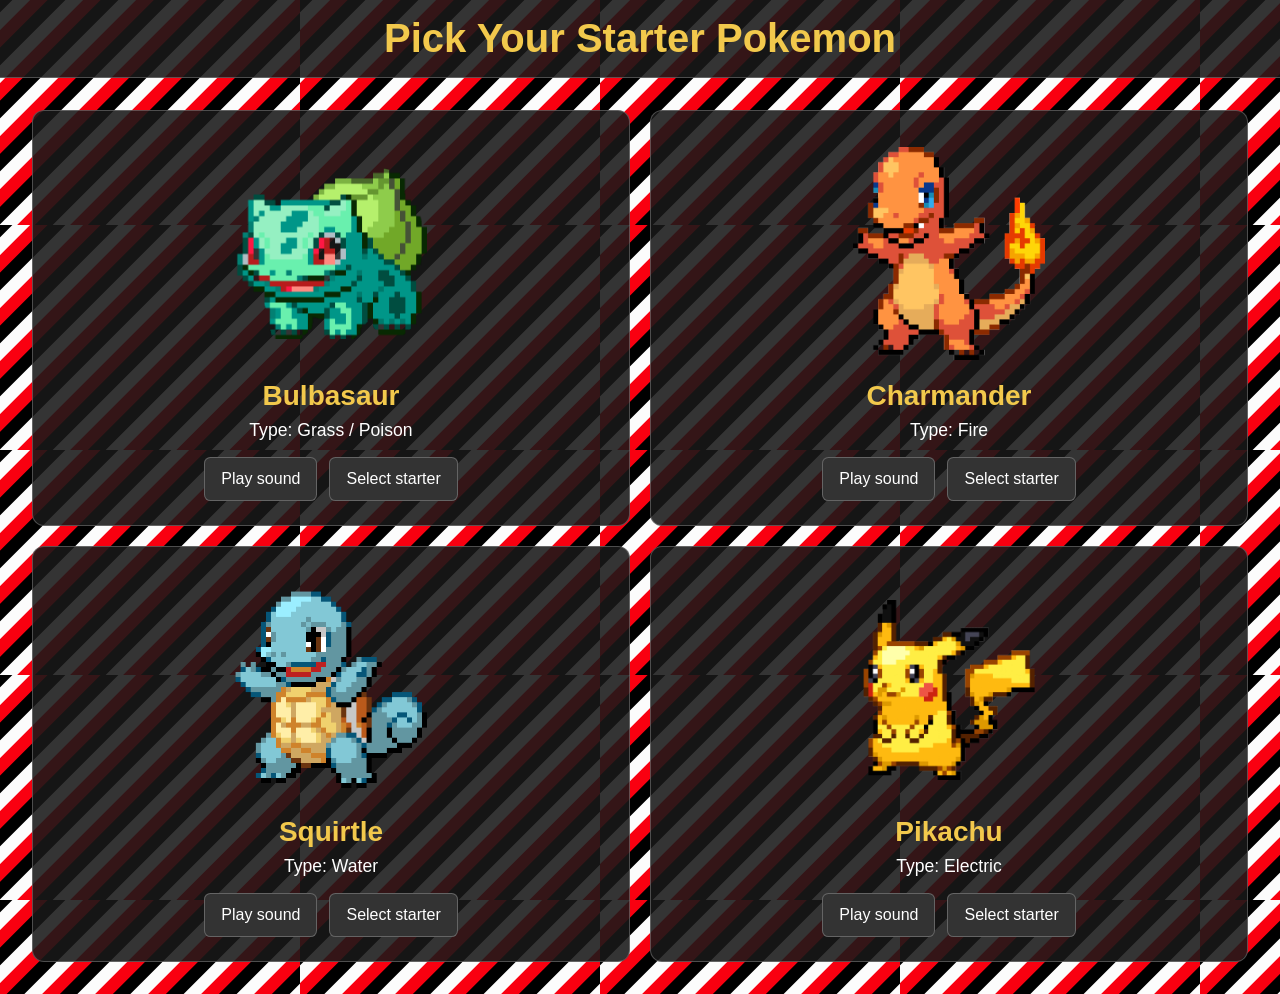
<file: Week4/index.html>
<!DOCTYPE html>
<html lang="en">
<head>
    <meta charset="UTF-8">
    <meta name="viewport" content="width=device-width, initial-scale=1.0">
    <title>Pick Your Starter Pokemon</title>
    <link rel="stylesheet" href="styles.css">
</head>
<body>
    <header class="top-bar">
        <h1>Pick Your Starter Pokemon</h1>
    </header>

    <main class="starter-grid">
        <article class="starter-card" id="bulbasaur">
            <img src="assets/bulbasaur.png" alt="Bulbasaur">
            <div class="card-info">
                <h2>Bulbasaur</h2>
                <p>Type: Grass / Poison</p>
                <div class="card-actions">
                    <button type="button" onclick="document.getElementById('bulbasaur-audio').play()">Play sound</button>
                    <button type="button">Select starter</button>
                </div>
                <audio id="bulbasaur-audio" src="assets/001.wav" preload="none"></audio>
            </div>
        </article>

        <article class="starter-card" id="charmander">
            <img src="assets/Charmander.png" alt="Charmander">
            <div class="card-info">
                <h2>Charmander</h2>
                <p>Type: Fire</p>
                <div class="card-actions">
                    <button type="button" onclick="document.getElementById('charmander-audio').play()">Play sound</button>
                    <button type="button">Select starter</button>
                </div>
                <audio id="charmander-audio" src="assets/004.wav" preload="none"></audio>
            </div>
        </article>

        <article class="starter-card" id="squirtle">
            <img src="assets/squirtle.png" alt="Squirtle">
            <div class="card-info">
                <h2>Squirtle</h2>
                <p>Type: Water</p>
                <div class="card-actions">
                    <button type="button" onclick="document.getElementById('squirtle-audio').play()">Play sound</button>
                    <button type="button">Select starter</button>
                </div>
                <audio id="squirtle-audio" src="assets/007.wav" preload="none"></audio>
            </div>
        </article>

        <article class="starter-card" id="pikachu">
            <img src="assets/pika.png" alt="Pikachu">
            <div class="card-info">
                <h2>Pikachu</h2>
                <p>Type: Electric</p>
                <div class="card-actions">
                    <button type="button" onclick="document.getElementById('pikachu-audio').play()">Play sound</button>
                    <button type="button">Select starter</button>
                </div>
                <audio id="pikachu-audio" src="assets/025.wav" preload="none"></audio>
            </div>
        </article>
    </main>
</body>
</html>
</file>
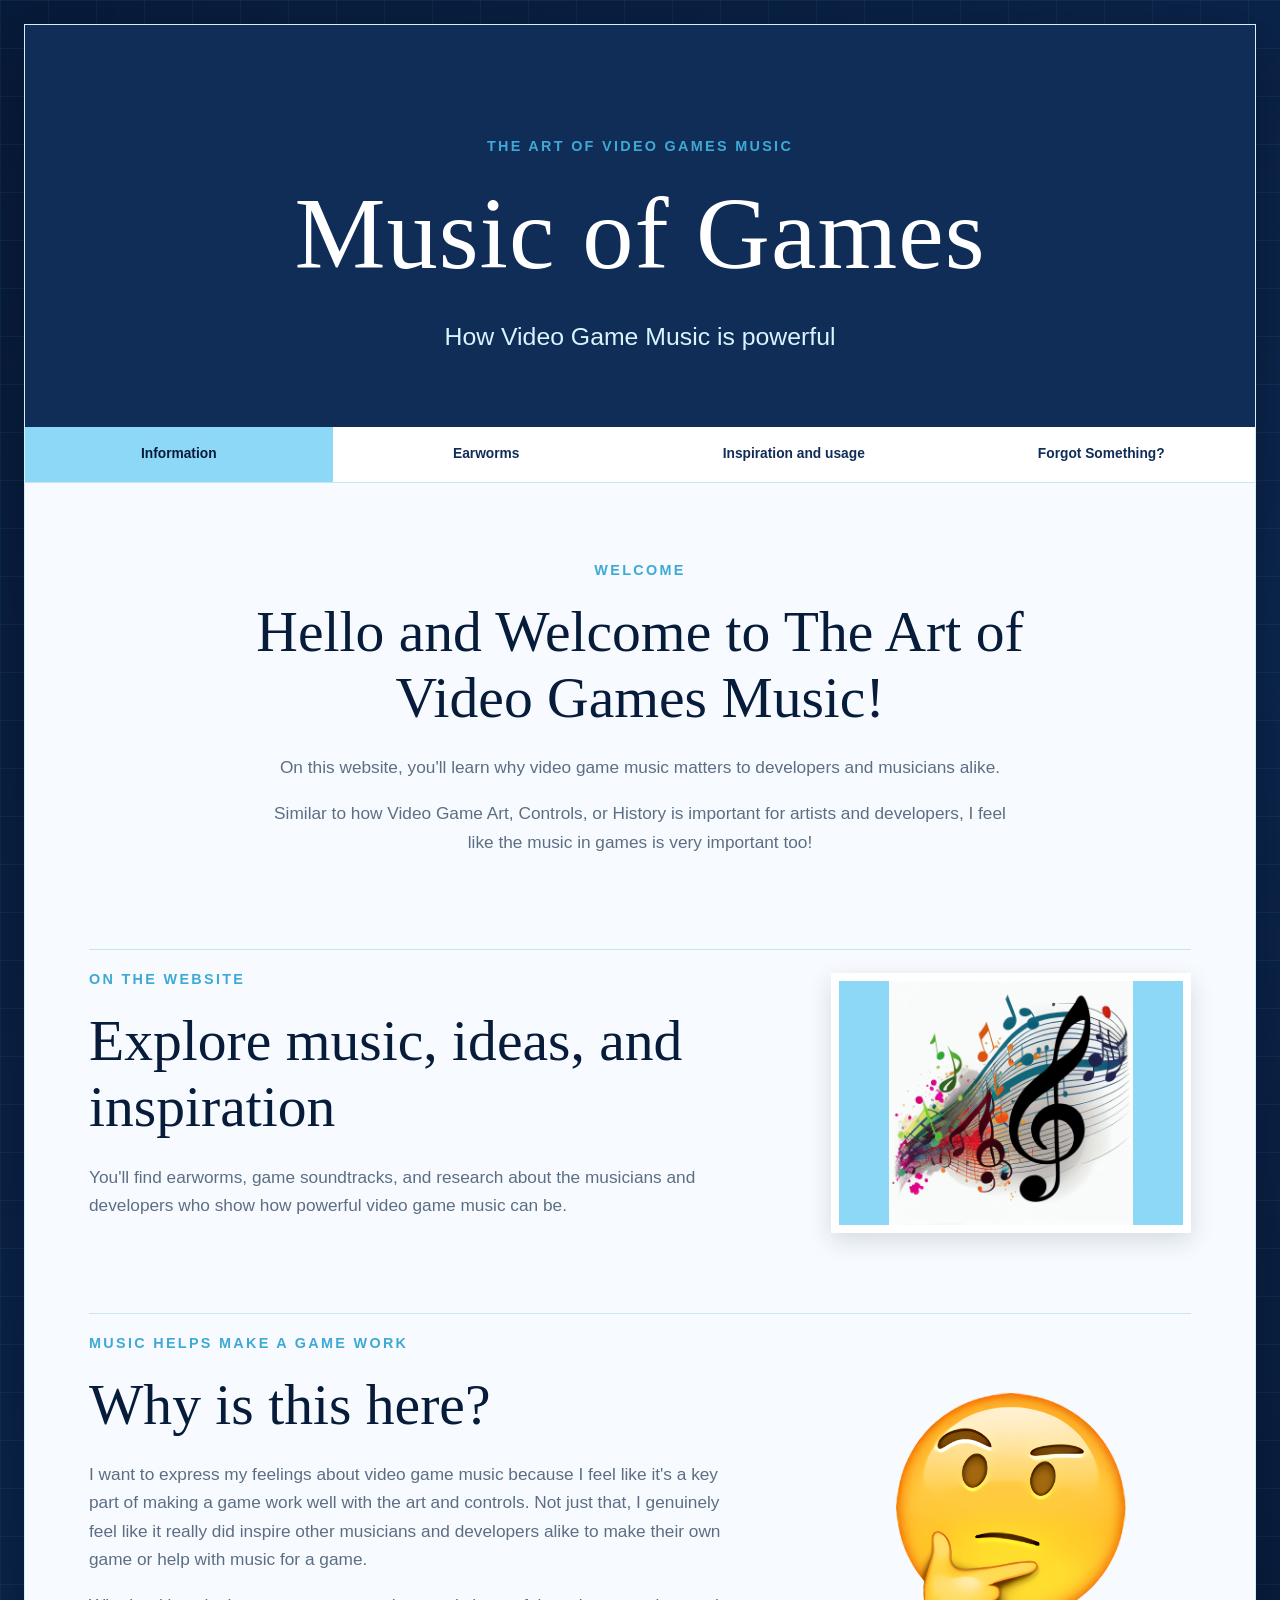
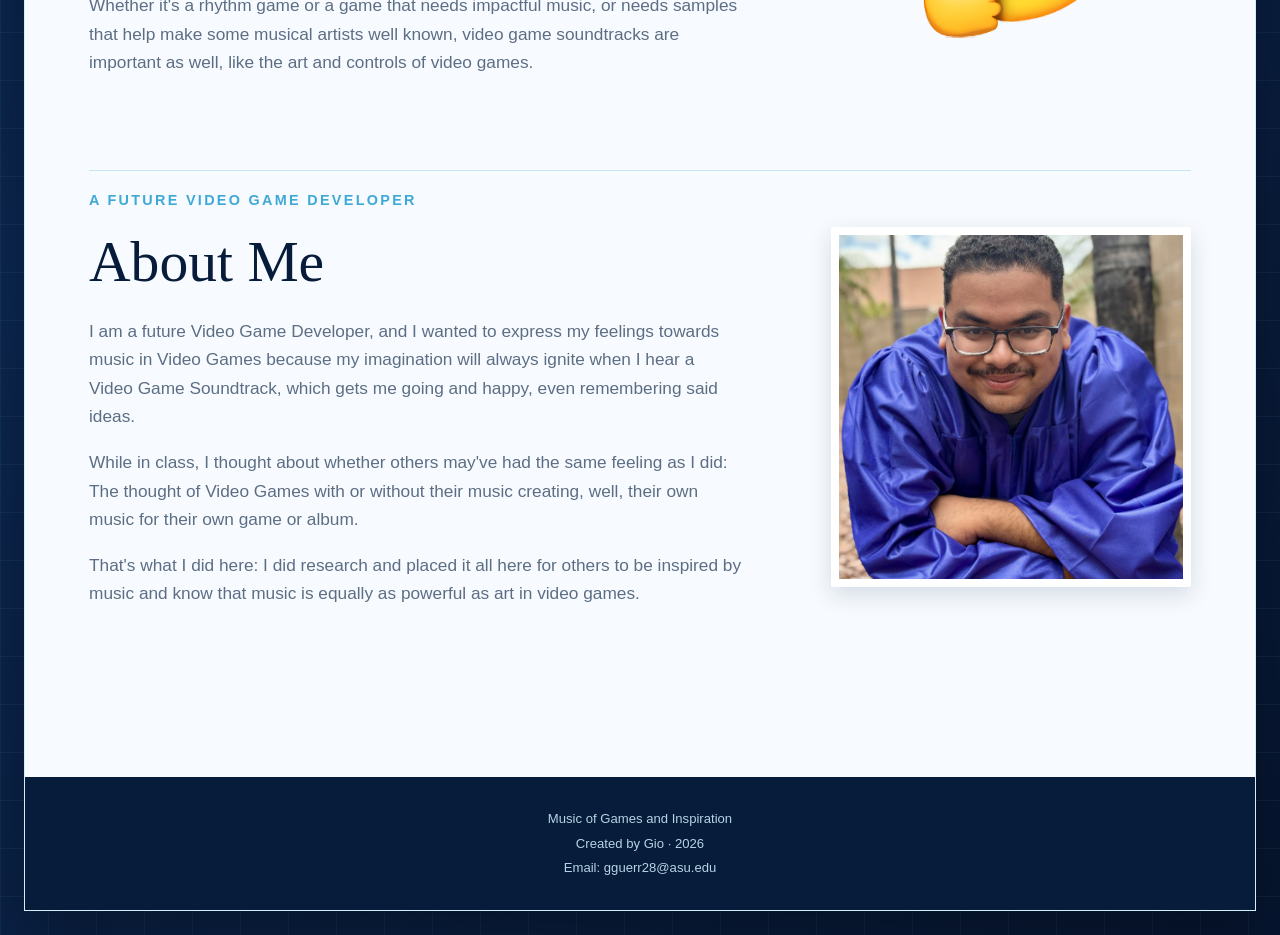
<file: Week2/Final Project Website Music/index.html>
<!DOCTYPE html>
<html lang="en">
	<head>
		<meta charset="UTF-8">
		<meta name="viewport" content="width=device-width, initial-scale=1.0">
		<title>Music of Games | How Video Game Music Inspires Others</title>
		<link rel="stylesheet" href="music.css">
	</head>
	<body>
		<div id="wrapper">
			<header>
				<p class="eyebrow">The Art of Video Games Music</p>
				<h1>Music of Games</h1>
				<p class="intro">How Video Game Music is powerful</p>
			</header>
			<nav>
				<ul>
					<li><a class="active" href="index.html">Information</a></li>
					<li><a href="earworm.html">Earworms</a></li>
					<li><a href="inspiration.html">Inspiration and usage</a></li>
					<li><a href="info.html">Forgot Something?</a></li>
				</ul>
			</nav>
			<main>
				<section class="about-section welcome-section">
					<div class="section-copy">
						<p class="section-label">Welcome</p>
						<h2>Hello and Welcome to The Art of Video Games Music!</h2>
						<p>On this website, you'll learn why video game music matters to developers and musicians alike.</p>
						<p>Similar to how Video Game Art, Controls, or History is important for artists and developers, I feel like the music in games is very important too!</p>
					</div>
				</section>
				<section class="about-section media-section">
					<div class="section-copy">
						<p class="section-label">On the website</p>
						<h2>Explore music, ideas, and inspiration</h2>
						<p>You'll find earworms, game soundtracks, and research about the musicians and developers who show how powerful video game music can be.</p>
					</div>
					<img class="section-image notes-image" src="Notes.png" alt="Music notes">
				</section>
				<section class="about-section media-section purpose-section">
					<div class="section-copy">
						<p class="section-label">Music helps make a game work</p>
						<h2>Why is this here?</h2>
						<p>I want to express my feelings about video game music because I feel like it's a key part of making a game work well with the art and controls. Not just that, I genuinely feel like it really did inspire other musicians and developers alike to make their own game or help with music for a game.</p>
						<p>Whether it's a rhythm game or a game that needs impactful music, or needs samples that help make some musical artists well known, video game soundtracks are important as well, like the art and controls of video games.</p>
					</div>
					<img class="section-image confused-image" src="Confused.png" alt="Confused face thinking about the role of music in games">
				</section>
				<section class="about-section media-section about-me-section">
					<div class="section-copy">
						<p class="section-label">A future video game developer</p>
						<h2>About Me</h2>
						<p>I am a future Video Game Developer, and I wanted to express my feelings towards music in Video Games because my imagination will always ignite when I hear a Video Game Soundtrack, which gets me going and happy, even remembering said ideas.</p>
						<p>While in class, I thought about whether others may've had the same feeling as I did: The thought of Video Games with or without their music creating, well, their own music for their own game or album.</p>
						<p>That's what I did here: I did research and placed it all here for others to be inspired by music and know that music is equally as powerful as art in video games.</p>
					</div>
					<img class="section-image gio-image" src="Gio.jpg" alt="Portrait of Me">
				</section>
			</main>
			<footer>
				<p>Music of Games and Inspiration</p>
				<p>Created by Gio &middot; 2026</p>
				<p>Email: gguerr28@asu.edu</p>
			</footer>
		</div>
	</body>
</html>
</file>
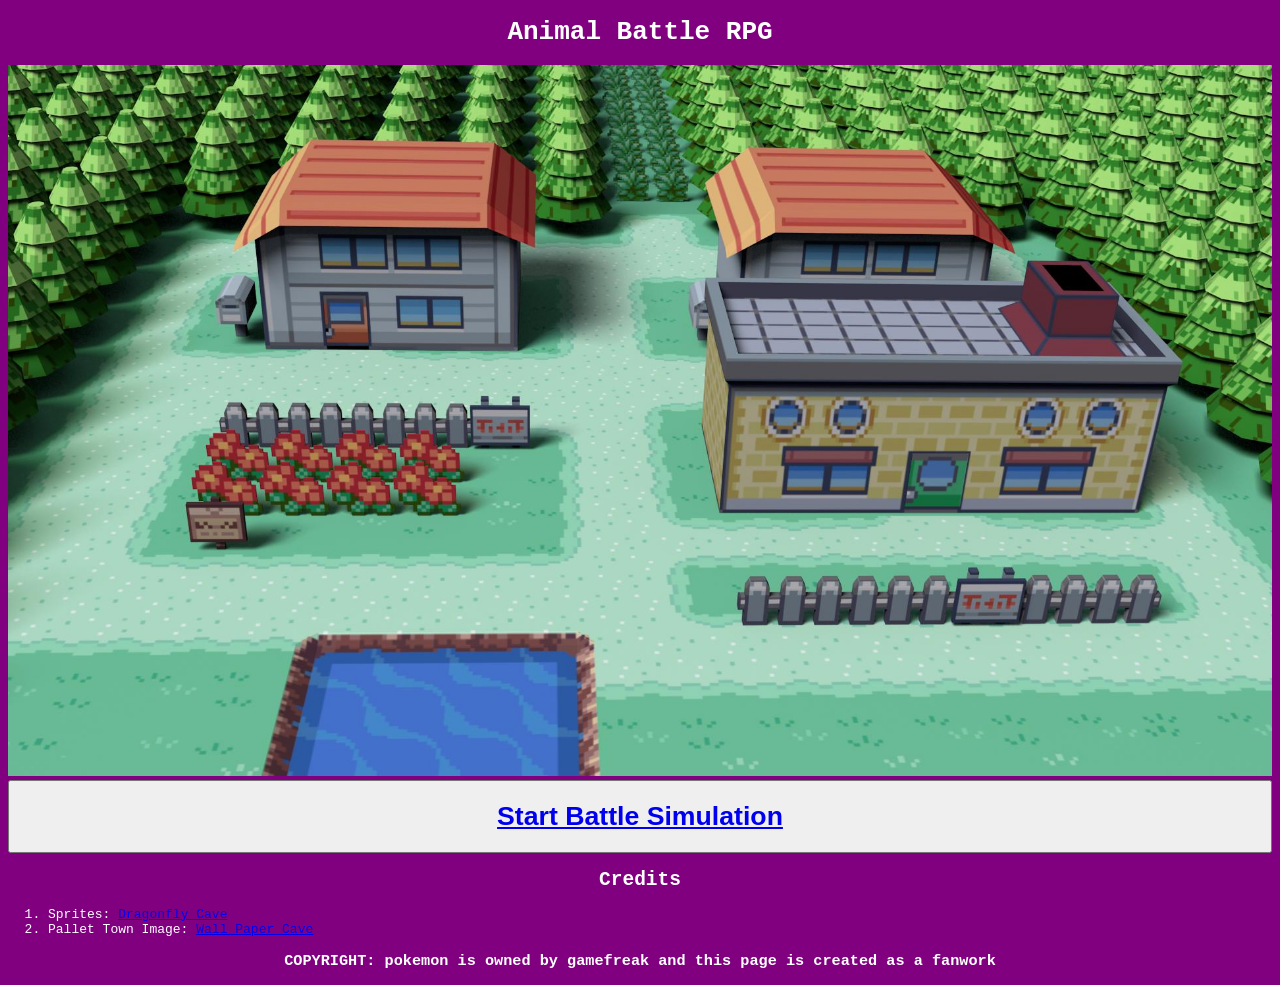
<file: Week2/ourfirstgame_gio/index.html>
<!--declare what type of page this is-->
<!DOCTYPE html>

<!--where html starts and ends-->

<html>

<head>
    <title>OUR FIRST GAME</title>
</head>

<!--html pages are made of elements-->
<!--elements have three parts, a tag that describes the elements, the content/what's being rendered by the browser and the attributes-->
<body style="background-color: purple; color: white; font-family: monospace">

    <!--H1 through H6 are Section Titles-->

        <h1 style="color: white; text-align: center; font-family: monospace;">Animal Battle RPG</h1>
    <!--IMG element renders an image-->

    <img src="./assets/pallet_town.jpg" aria-label="an image of pallet town from pokemon" style="width: 100%"></img>

    <button class="start-button" style="width: 100%"><h1 style="text-align: center;"><a href="./game.html">Start Battle Simulation</a></h1></button>

    <!--LISTS: ordered list (where the steps count; 1,2,3,4) and unordered lists (lists where order doesn't matter;  * , * )-->

    <section id="credits">
        <h2 style="text-align: center">Credits</h2>
        <ol>
            <li>Sprites:  <a href="https://www.dragonflycave.com/resources/sprite-generator/">Dragonfly Cave</a></li>
            <li>Pallet Town Image:  <a href="https://wallpapercave.com/pallet-town-wallpapers#google_vignette">Wall Paper Cave</a></li>
        </ol>
    </section>

    <h3 style="color: white; text-align: center; font-family: monospace;">COPYRIGHT: pokemon is owned by gamefreak and this page is created as a fanwork</h3>
 
</body>
</html>
</file>
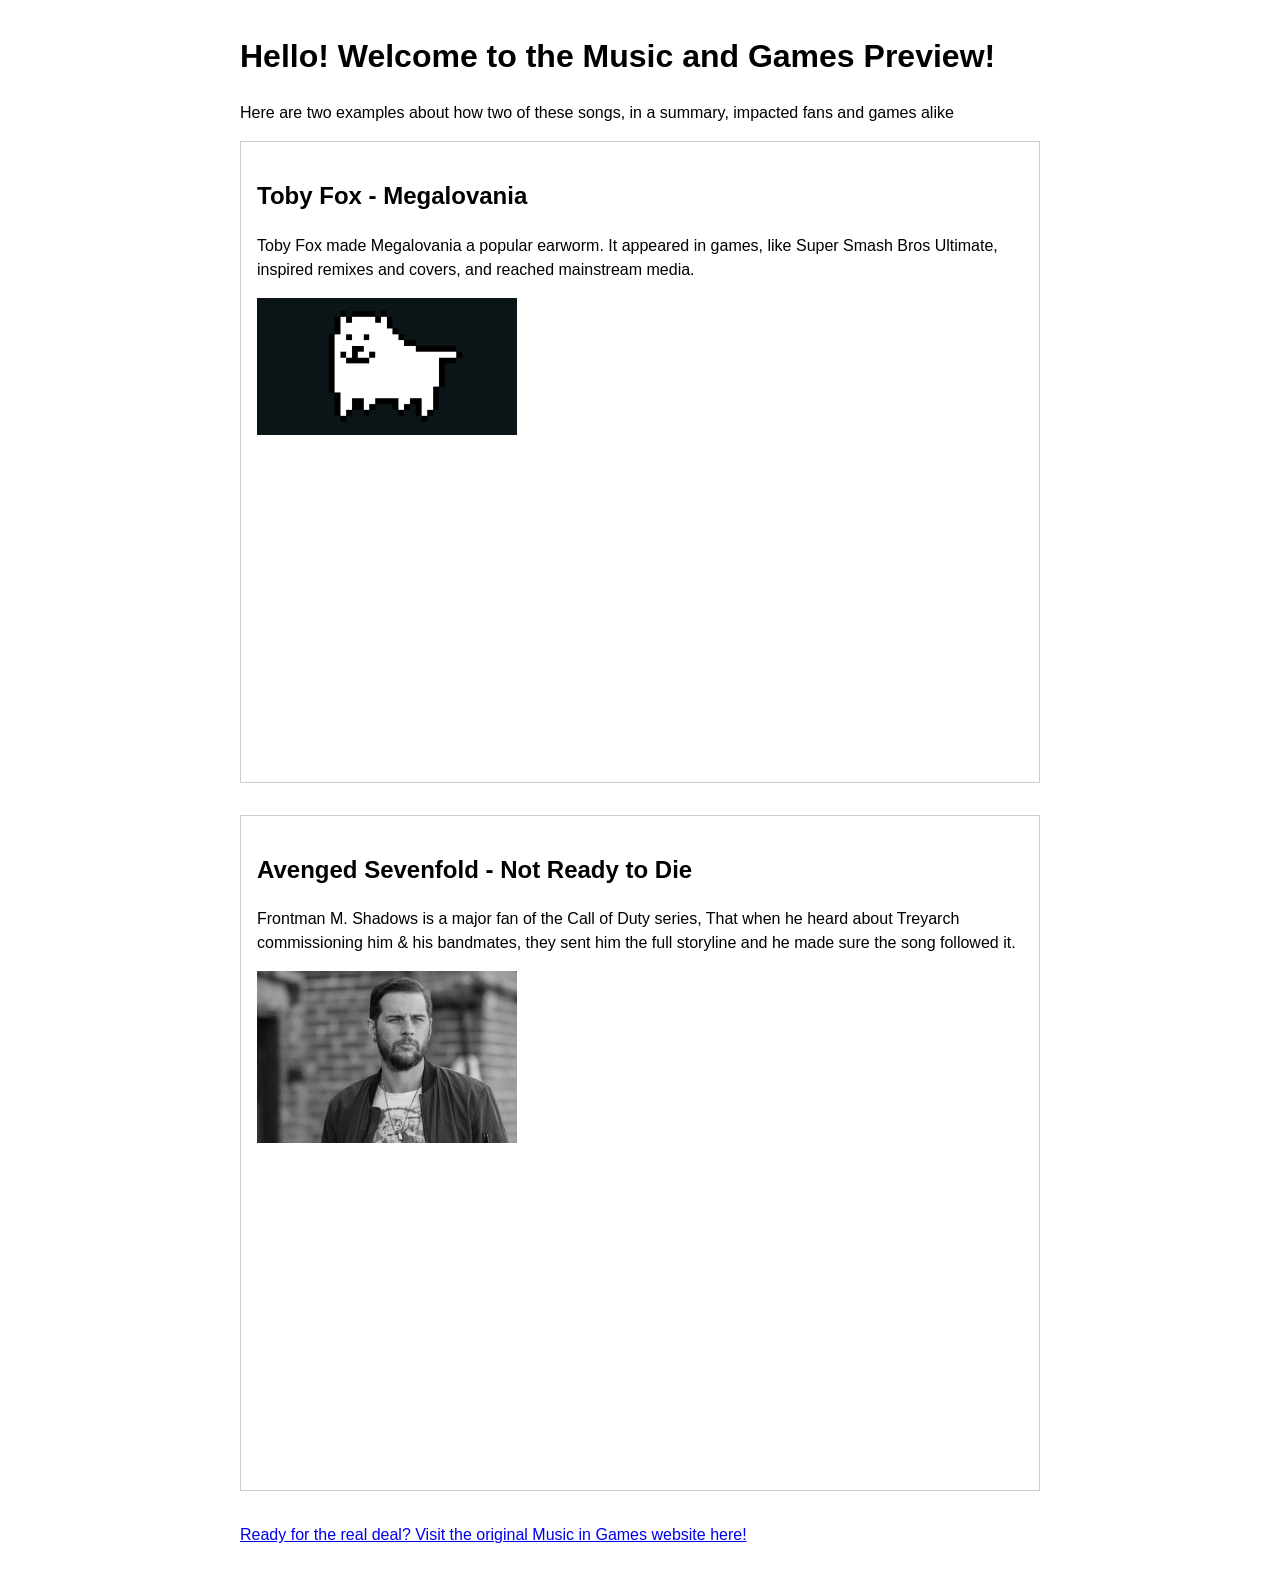
<file: Week2/skeleton_homework/index.html>
<!DOCTYPE html>
<html lang="en">
<head>
  <meta charset="UTF-8">
  <meta name="viewport" content="width=device-width, initial-scale=1.0">
  <title>Music in Games Preview</title>
  <style>
    body
    {
      max-width: 800px;
      margin: 2rem auto;
      padding: 0 1rem;
      font-family: Arial, sans-serif;
      line-height: 1.5;
    }

    .song-one,
    .song-two
    {
      margin-bottom: 2rem;
      padding: 1rem;
      border: 1px solid #ccc;
    }

    #megalovania-image,
    #not-ready-image
    {
      display: block;
      width: 100%;
      max-width: 260px;
      height: auto;
    }

    #megalovania-video,
    #not-ready-video
    {
      display: block;
      width: 100%;
      max-width: 560px;
      aspect-ratio: 16 / 9;
      margin-top: 1rem;
      border: 0;
    }
  </style>
</head>
<body>
  <h1>Hello! Welcome to the Music and Games Preview!</h1>
  <p>Here are two examples about how two of these songs, in a summary, impacted fans and games alike</p>

  <section class="song-one">
    <h2>Toby Fox - Megalovania</h2>
    <p>Toby Fox made Megalovania a popular earworm. It appeared in games, like Super Smash Bros Ultimate, inspired remixes and covers, and reached mainstream media.</p>
    <img id="megalovania-image" src="TobyFox.jpg" alt="Toby Fox, creator of Undertale">
    <iframe id="megalovania-video" src="https://www.youtube.com/embed/0FCvzsVlXpQ" title="Undertale Megalovania" loading="lazy" allow="accelerometer; autoplay; clipboard-write; encrypted-media; gyroscope; picture-in-picture; web-share" allowfullscreen></iframe>
  </section>

  <section class="song-two">
    <h2>Avenged Sevenfold - Not Ready to Die</h2>
    <p>Frontman M. Shadows is a major fan of the Call of Duty series, That when he heard about Treyarch commissioning him & his bandmates, they sent him the full storyline and he made sure the song followed it.</p>
    <img id="not-ready-image" src="MShadows.jpg" alt="M. Shadows">
    <iframe id="not-ready-video" src="https://www.youtube.com/embed/4Gj6V59abDA" title="M. Shadows - Not Ready to Die" loading="lazy" allow="accelerometer; autoplay; clipboard-write; encrypted-media; gyroscope; picture-in-picture; web-share" allowfullscreen></iframe>
  </section>

  <p><a href="https://giobunnydude.github.io/MusicinGames/">Ready for the real deal? Visit the original Music in Games website here!</a></p>
</body>
</html>
</file>
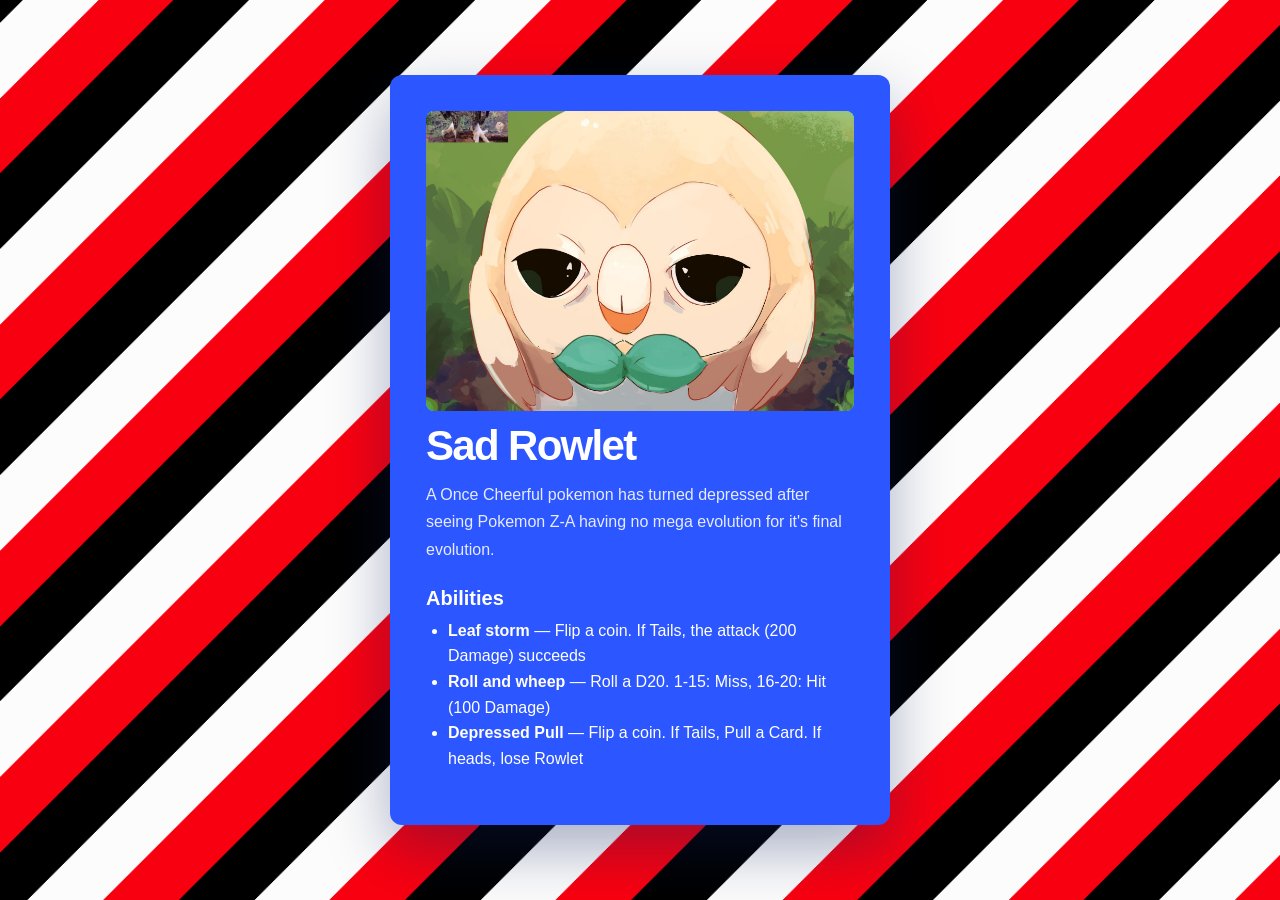
<file: Week3/Homework/index.html>
<!doctype html>
<html lang="en">
  <head>
    <meta charset="utf-8">
    <meta name="viewport" content="width=device-width, initial-scale=1">
    <title>Depressed Rowlet Card</title>
    <link rel="stylesheet" href="style.css">
  </head>
  <body>
    <main class="page">
      <article class="card" aria-labelledby="card-title">
        <div class="card__image-wrap">
          <img class="card__image" src="Assets/Pokemon.jpg" alt="Rowlet: Now sad after realizing he has no mega evolution" >
        </div>

        <div class="card__content">
          <h1 id="card-title">Sad Rowlet</h1>
          <p class="description">
            A Once Cheerful pokemon has turned depressed after seeing Pokemon Z-A having no mega evolution for it's final evolution.
          </p>
          <h2 class="abilities-title">Abilities</h2>
          <ul class="abilities-list">
            <li><strong>Leaf storm</strong> <span>— Flip a coin. If Tails, the attack (200 Damage) succeeds</span></li>
            <li><strong>Roll and wheep</strong> <span>— Roll a D20. 1-15: Miss, 16-20: Hit (100 Damage)</span></li>
            <li><strong>Depressed Pull</strong> <span>— Flip a coin. If Tails, Pull a Card. If heads, lose Rowlet</span></li>
          </ul>
        </div>
      </article>
    </main>
  </body>
</html>
</file>
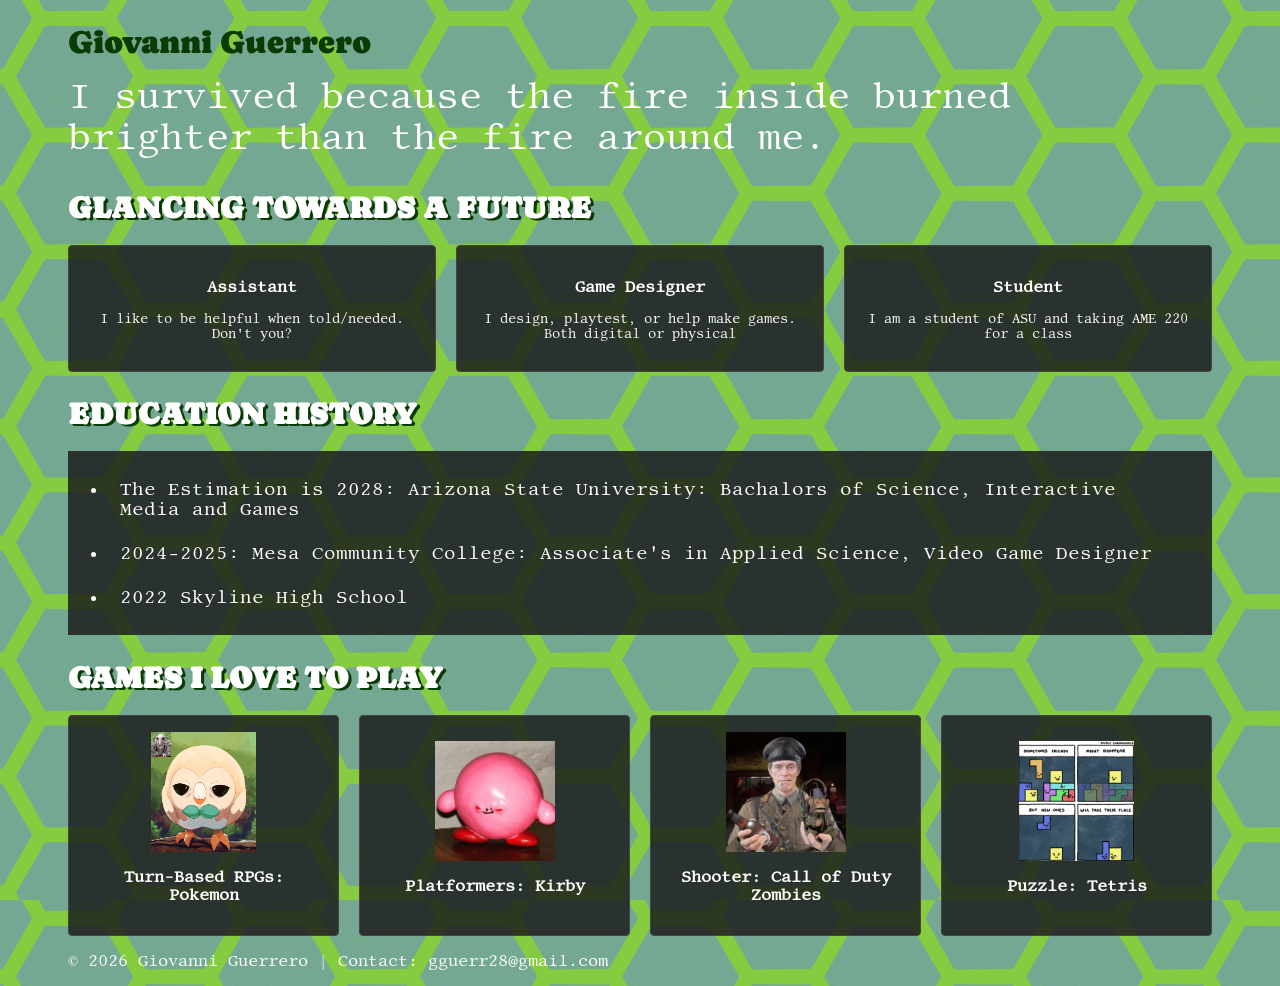
<file: Week3/Portfolio_Classwork/index.html>
<!DOCTYPE html>
<html lang="en">
<head>
    <meta charset="UTF-8">
    <meta name="viewport" content="width=device-width, initial-scale=1.0">
    <title>CSS Practice: Portfolio</title>
    <style>
        @import url('https://fonts.googleapis.com/css2?family=Caprasimo&family=Libertinus+Mono&display=swap');
    </style>
    <link rel="stylesheet" href="./style.css"> <!--saying to reference whatever file ya have-->
</head>
<body>
    <header>Giovanni Guerrero</header>
    <div class="Quote">I survived because the fire inside burned brighter than the fire around me.</div>

    <div class="Glances">
        <h2>Glancing towards a future</h2>
         <div class="Buttons">
            <button id="Bachelors">
                <h3>Assistant</h3>
                <p>I like to be helpful when told/needed. Don't you?</p>
            </button>

            <button id="Bachelors">
                <h3>Game Designer</h3>
                <p>I design, playtest, or help make games. Both digital or physical</p>
            </button>

            <button id="Bachelors">
                <h3>Student</h3>
                <p>I am a student of ASU and taking AME 220 for a class</p>
            </button>
         </div>
    </div>

    <div class="EDU">
        <h2>Education History</h2>
        <ul>
            <li><span class="year">The Estimation is 2028:</span>
                Arizona State University: Bachalors of Science, Interactive Media and Games</li>
            <li><span class="year">2024-2025:</span>
                Mesa Community College: Associate's in Applied Science, Video Game Designer</li>
            <li><span class="year">2022</span> Skyline High School</li>
        </ul>
    </div>

     <div class="favoriteGames">
        <h2>Games I love to play</h2>
         <div class="Buttons">
            <button id="games"><img src="./assets/Pokemon.jpg" alt="Pokemon"/><h3>Turn-Based RPGs: Pokemon</h3></button>
            <button id="games"><img src="./assets/kerb.jpg" alt="Kirby"/><h3>Platformers: Kirby</h3></button>
            <button id="games"><img src="./assets/codz.jpg" alt="Call of Duty Zombies"/><h3>Shooter: Call of Duty Zombies</h3></button>
            <button id="games"><img src="./assets/tetris.jpg" alt="Tetris"/><h3>Puzzle: Tetris</h3></button>
         </div>
    </div>
    <footer> <p>&copy; 2026 Giovanni Guerrero | Contact: gguerr28@gmail.com</p> </footer>
</body>
</html>
</file>
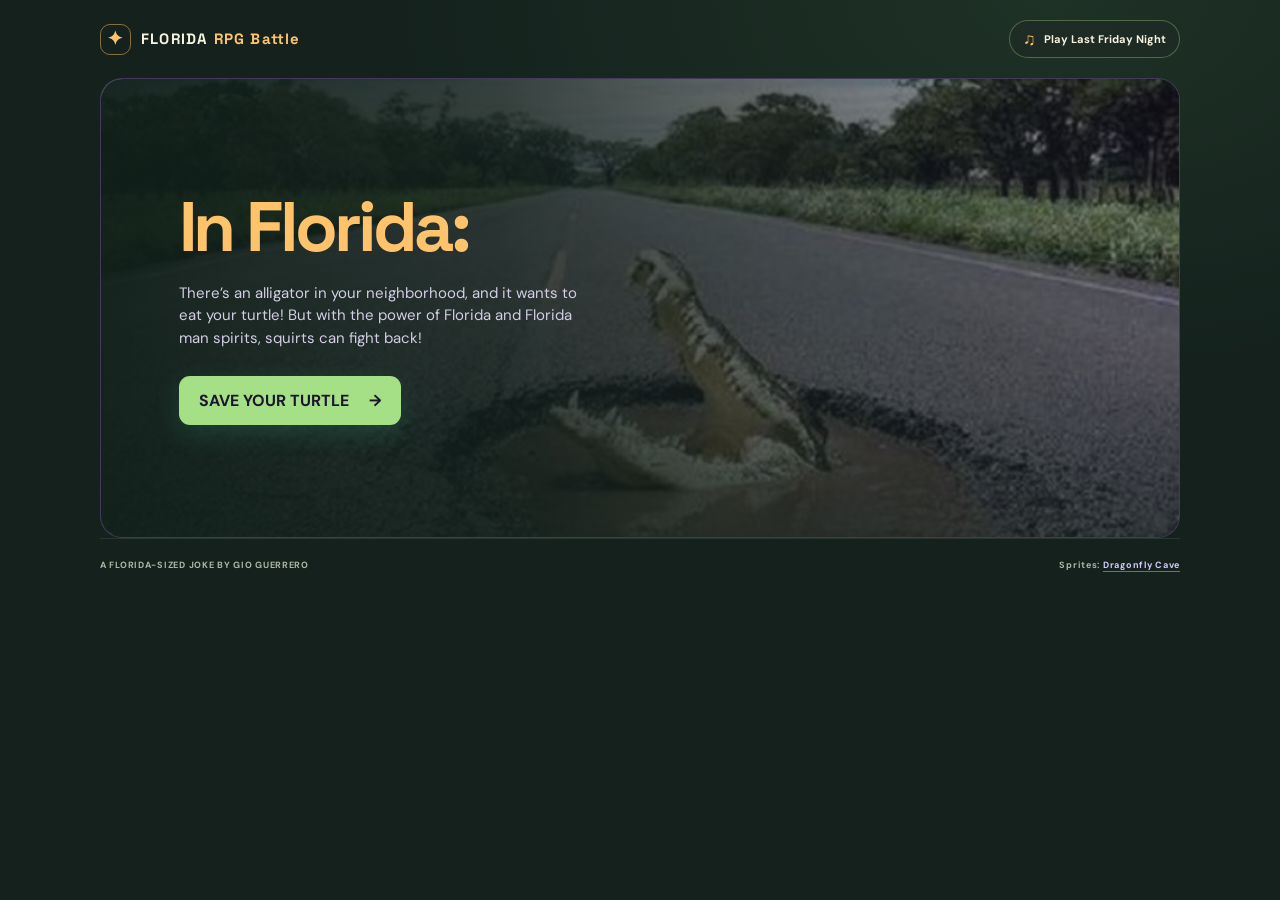
<file: Week6/ourfirstgame_gio/index.html>
<!doctype html>
<html lang="en">
<head>
    <meta charset="utf-8">
    <meta name="viewport" content="width=device-width, initial-scale=1">
    <meta name="theme-color" content="#14211d">
    <title>Meanwhile in Florida</title>
    <link rel="stylesheet" href="./styles.css">
</head>
<body class="home-page">
    <main class="home-shell">
        <header class="site-header">
            <a class="wordmark" href="./index.html" aria-label="Florida Battle home">
                <span class="wordmark-icon" aria-hidden="true">✦</span>
                <span>FLORIDA<span class="wordmark-accent"> RPG Battle</span></span>
            </a>
            <div class="music-control">
                <audio id="background-music" src="./assets/Last%20Friday%20Night%20but%20its%20extremely%20low%20quality.mp3" loop preload="none" data-track-name="Last Friday Night"></audio>
                <button class="music-toggle" id="music-toggle" type="button" aria-pressed="false" aria-label="Play Last Friday Night">
                    <span class="music-icon" aria-hidden="true">♫</span>
                    <span id="music-label">Play Epic Florida tune</span>
                </button>
            </div>
        </header>

        <section class="hero" aria-labelledby="page-title">
            <img class="hero-image" src="./assets/Florida.png" alt="Another Alligator. Another day in Florida.">
            <div class="hero-shade"></div>
            <div class="hero-copy">
                <h1 id="page-title"><span>In Florida: </span></h1>
                <p class="hero-description">There’s an alligator in your neighborhood, and it wants to eat your turtle! But with the power of Florida and Florida man spirits, squirts can fight back!</p>
                <a class="button button-primary start-button" href="./game.html">
                    SAVE YOUR TURTLE <span aria-hidden="true">→</span>
                </a>
            </div>
        </section>

        <footer class="site-footer">
            <span>A FLORIDA-SIZED JOKE BY GIO GUERRERO</span>
            <span>Sprites: <a href="https://www.dragonflycave.com/resources/sprite-generator/">Dragonfly Cave</a></span>
        </footer>
    </main>
    <script src="./music.js" defer></script>
</body>
</html>
</file>
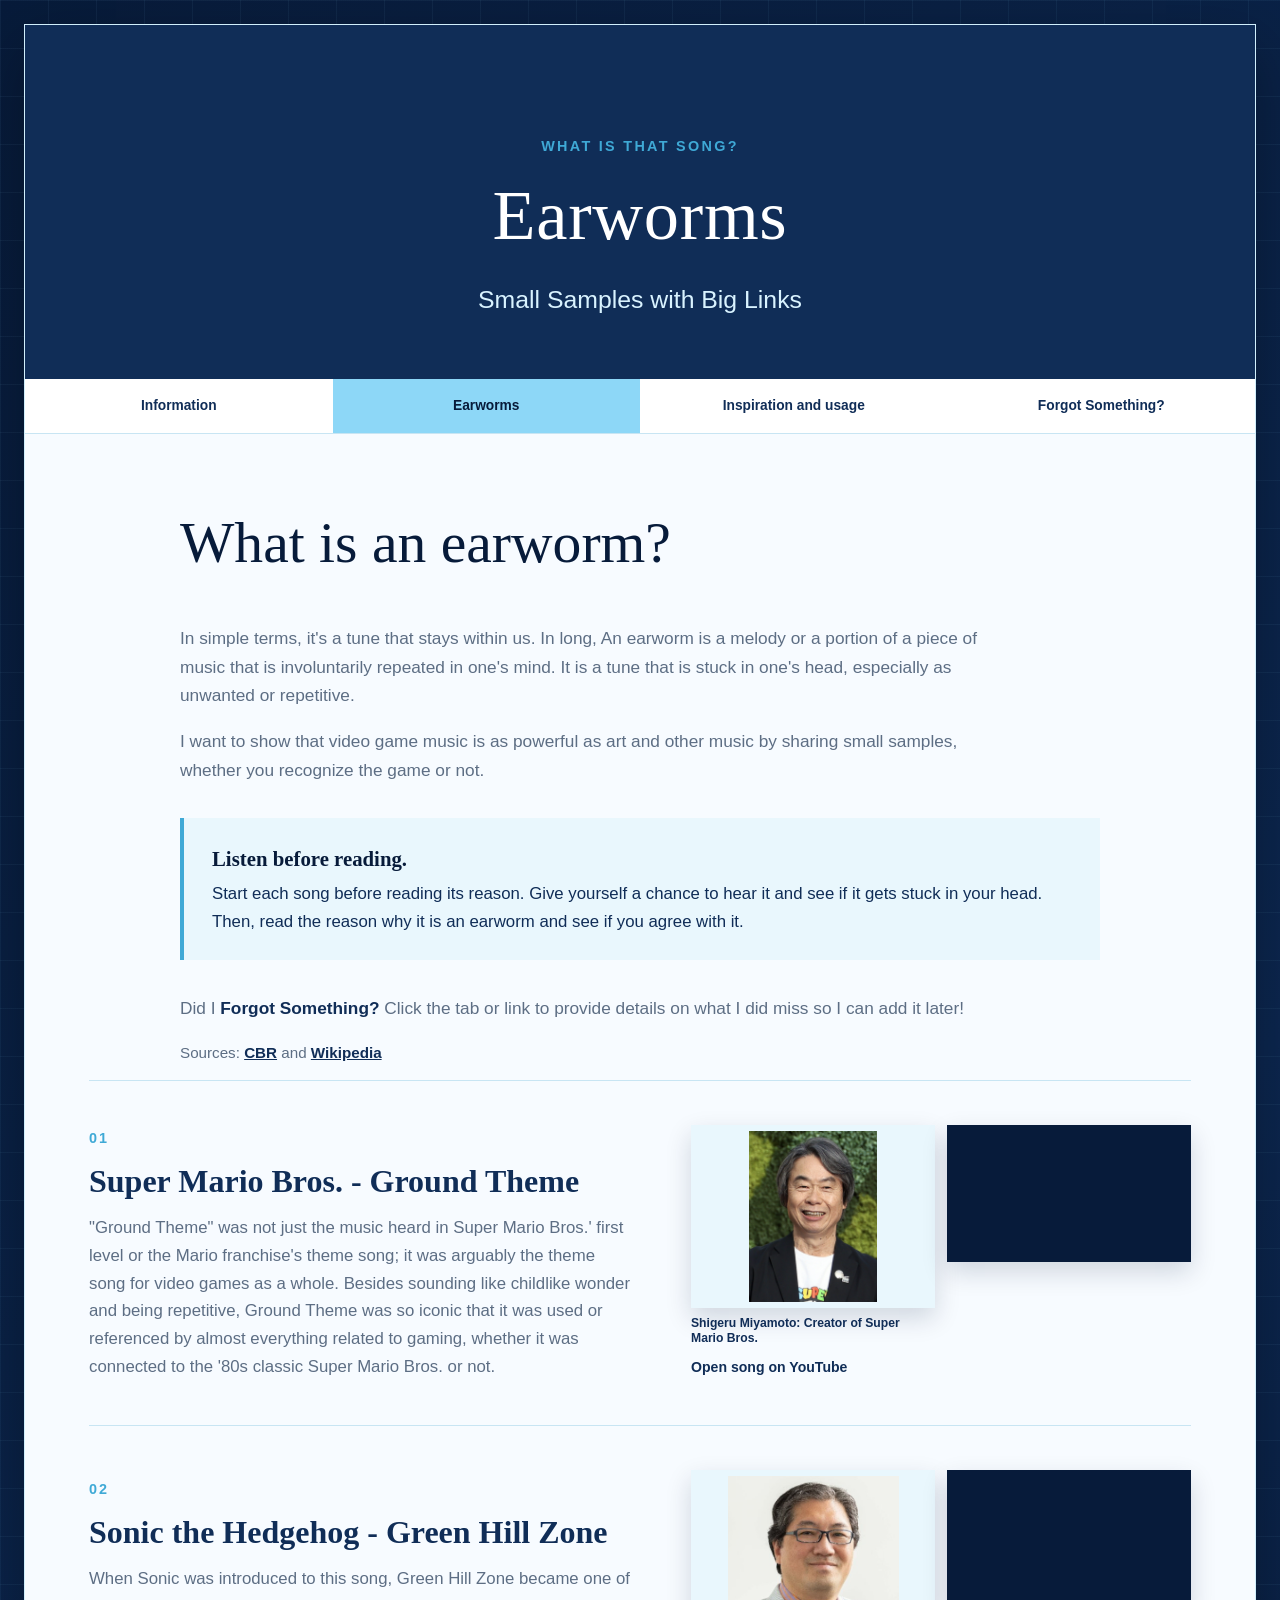
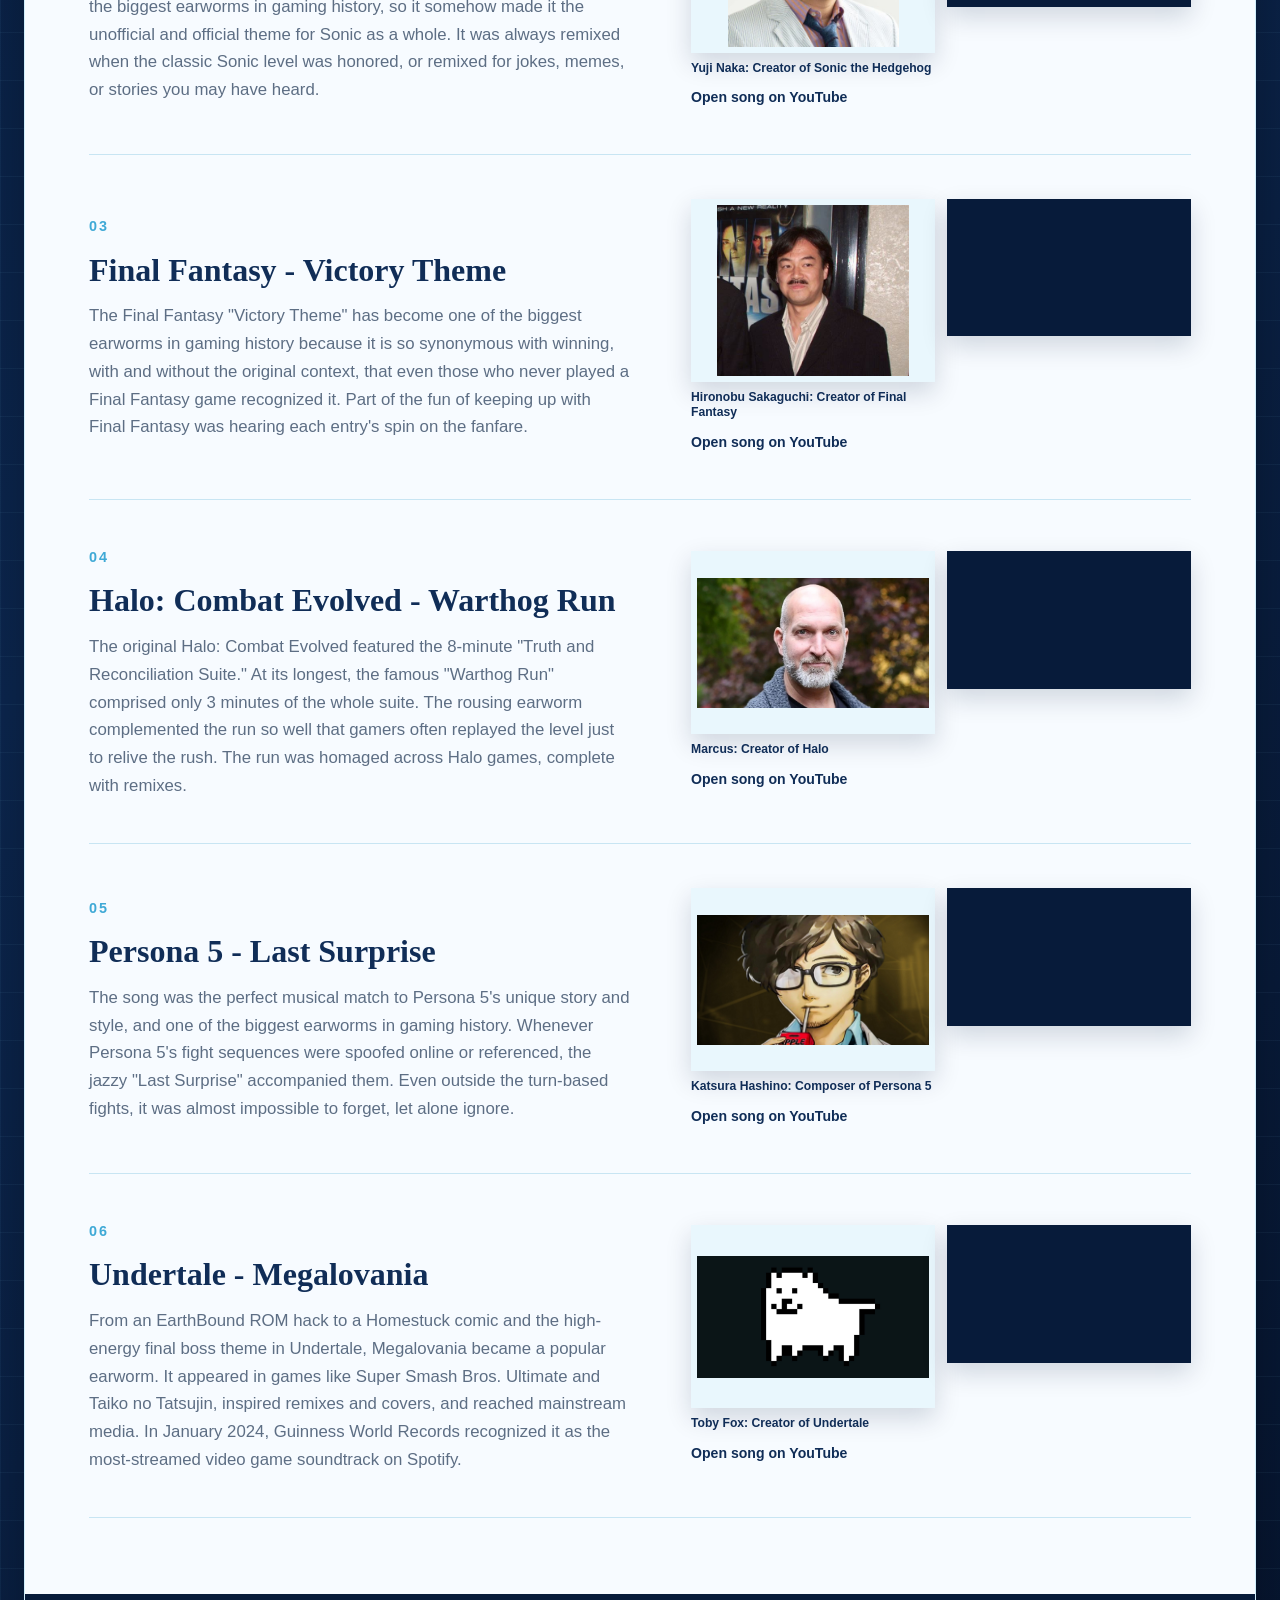
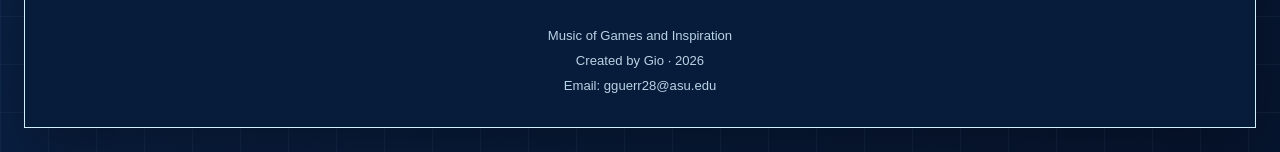
<file: Week2/Final Project Website Music/earworm.html>
<!DOCTYPE html>
<html lang="en">
	<head>
		<meta charset="UTF-8">
		<meta name="viewport" content="width=device-width, initial-scale=1.0">
		<title>Earworms | Music of Games</title>
		<link rel="stylesheet" href="music.css">
	</head>
	<body>
		<div id="wrapper">
			<header class="page-header">
				<p class="eyebrow">What is that song?</p>
				<h1>Earworms</h1>
				<p class="intro">Small Samples with Big Links</p>
			</header>
			<nav>
				<ul>
					<li><a href="index.html">Information</a></li>
					<li><a class="active" href="earworm.html">Earworms</a></li>
					<li><a href="inspiration.html">Inspiration and usage</a></li>
					<li><a href="info.html">Forgot Something?</a></li>
				</ul>
			</nav>
			<main>
				<section class="content-section earworm-intro">
					<h2>What is an earworm?</h2>
					<p>In simple terms, it's a tune that stays within us. In long, An earworm is a melody or a portion of a piece of music that is involuntarily repeated in one's mind. It is a tune that is stuck in one's head, especially as unwanted or repetitive.</p>
					<p>I want to show that video game music is as powerful as art and other music by sharing small samples, whether you recognize the game or not.</p>
					<div class="listen-callout">
						<strong>Listen before reading.</strong> Start each song before reading its reason. Give yourself a chance to hear it and see if it gets stuck in your head. Then, read the reason why it is an earworm and see if you agree with it.
					</div>
					<p>Did I <a class="text-link" href="info.html">Forgot Something?</a> Click the tab or link to provide details on what I did miss so I can add it later!</p>
					<p class="source-note">Sources: <a href="https://www.cbr.com/">CBR</a> and <a href="https://www.wikipedia.org/">Wikipedia</a></p>
				</section>
				<section class="song-list" aria-label="Earworm songs">
					<article class="song-card">
						<div class="song-details"><span class="song-number">01</span><h3>Super Mario Bros. - Ground Theme</h3><p>"Ground Theme" was not just the music heard in Super Mario Bros.' first level or the Mario franchise's theme song; it was arguably the theme song for video games as a whole. Besides sounding like childlike wonder and being repetitive, Ground Theme was so iconic that it was used or referenced by almost everything related to gaming, whether it was connected to the '80s classic Super Mario Bros. or not.</p></div>
						<div class="video-wrap"><div class="media-pair"><figure><img src="miyamoto.jpg" alt="Shigeru Miyamoto, creator associated with Super Mario Bros."><figcaption>Shigeru Miyamoto: Creator of Super Mario Bros.</figcaption></figure><iframe src="https://www.youtube.com/embed/iy3qq7zc4EY" title="Super Mario Bros. Ground Theme" allow="accelerometer; autoplay; clipboard-write; encrypted-media; gyroscope; picture-in-picture; web-share" allowfullscreen></iframe></div><a class="video-link" href="https://youtu.be/iy3qq7zc4EY?si=4FfC7EBgXEJDsmyk">Open song on YouTube</a></div>
					</article>
					<article class="song-card">
						<div class="song-details"><span class="song-number">02</span><h3>Sonic the Hedgehog - Green Hill Zone</h3><p>When Sonic was introduced to this song, Green Hill Zone became one of the biggest earworms in gaming history, so it somehow made it the unofficial and official theme for Sonic as a whole. It was always remixed when the classic Sonic level was honored, or remixed for jokes, memes, or stories you may have heard.</p></div>
						<div class="video-wrap"><div class="media-pair"><figure><img src="yujinaka.jpg" alt="Yuji Naka, creator associated with Sonic the Hedgehog."><figcaption>Yuji Naka: Creator of Sonic the Hedgehog</figcaption></figure><iframe src="https://www.youtube.com/embed/G-i8HYi1QH0" title="Sonic the Hedgehog Green Hill Zone" allow="accelerometer; autoplay; clipboard-write; encrypted-media; gyroscope; picture-in-picture; web-share" allowfullscreen></iframe></div><a class="video-link" href="https://youtu.be/G-i8HYi1QH0?si=lpB5IMaecd4sJ-9J">Open song on YouTube</a></div>
					</article>
					<article class="song-card">
						<div class="song-details"><span class="song-number">03</span><h3>Final Fantasy - Victory Theme</h3><p>The Final Fantasy "Victory Theme" has become one of the biggest earworms in gaming history because it is so synonymous with winning, with and without the original context, that even those who never played a Final Fantasy game recognized it. Part of the fun of keeping up with Final Fantasy was hearing each entry's spin on the fanfare.</p></div>
						<div class="video-wrap"><div class="media-pair"><figure><img src="FinalFantasy.jpg" alt="Final Fantasy creator image."><figcaption>Hironobu Sakaguchi: Creator of Final Fantasy</figcaption></figure><iframe src="https://www.youtube.com/embed/PZ_7ipJ6Cx8" title="Final Fantasy Victory Theme" allow="accelerometer; autoplay; clipboard-write; encrypted-media; gyroscope; picture-in-picture; web-share" allowfullscreen></iframe></div><a class="video-link" href="https://youtu.be/PZ_7ipJ6Cx8?si=GFrUkrX6ux_tVXia">Open song on YouTube</a></div>
					</article>
					<article class="song-card">
						<div class="song-details"><span class="song-number">04</span><h3>Halo: Combat Evolved - Warthog Run</h3><p>The original Halo: Combat Evolved featured the 8-minute "Truth and Reconciliation Suite." At its longest, the famous "Warthog Run" comprised only 3 minutes of the whole suite. The rousing earworm complemented the run so well that gamers often replayed the level just to relive the rush. The run was homaged across Halo games, complete with remixes.</p></div>
						<div class="video-wrap"><div class="media-pair"><figure><img src="Marcus.jpg" alt="Marcus, associated with the supplied Halo track image."><figcaption>Marcus: Creator of Halo</figcaption></figure><iframe src="https://www.youtube.com/embed/xSHYFQ_LUIk" title="Halo Warthog Run music" allow="accelerometer; autoplay; clipboard-write; encrypted-media; gyroscope; picture-in-picture; web-share" allowfullscreen></iframe></div><a class="video-link" href="https://youtu.be/xSHYFQ_LUIk?si=zUtg69gNFuqHz2vd">Open song on YouTube</a></div>
					</article>
					<article class="song-card">
						<div class="song-details"><span class="song-number">05</span><h3>Persona 5 - Last Surprise</h3><p>The song was the perfect musical match to Persona 5's unique story and style, and one of the biggest earworms in gaming history. Whenever Persona 5's fight sequences were spoofed online or referenced, the jazzy "Last Surprise" accompanied them. Even outside the turn-based fights, it was almost impossible to forget, let alone ignore.</p></div>
						<div class="video-wrap"><div class="media-pair"><figure><img src="maruki.jpg" alt="Persona 5 associated character image."><figcaption>Katsura Hashino: Composer of Persona 5</figcaption></figure><iframe src="https://www.youtube.com/embed/ZNGqBDRJgvo" title="Persona 5 Last Surprise" allow="accelerometer; autoplay; clipboard-write; encrypted-media; gyroscope; picture-in-picture; web-share" allowfullscreen></iframe></div><a class="video-link" href="https://youtu.be/ZNGqBDRJgvo?si=QfB1Bu73JTTLJmly">Open song on YouTube</a></div>
					</article>
					<article class="song-card">
						<div class="song-details"><span class="song-number">06</span><h3>Undertale - Megalovania</h3><p>From an EarthBound ROM hack to a Homestuck comic and the high-energy final boss theme in Undertale, Megalovania became a popular earworm. It appeared in games like Super Smash Bros. Ultimate and Taiko no Tatsujin, inspired remixes and covers, and reached mainstream media. In January 2024, Guinness World Records recognized it as the most-streamed video game soundtrack on Spotify.</p></div>
						<div class="video-wrap"><div class="media-pair"><figure><img src="TobyFox.jpg" alt="Toby Fox, creator of Undertale."><figcaption>Toby Fox: Creator of Undertale</figcaption></figure><iframe src="https://www.youtube.com/embed/0FCvzsVlXpQ" title="Undertale Megalovania" allow="accelerometer; autoplay; clipboard-write; encrypted-media; gyroscope; picture-in-picture; web-share" allowfullscreen></iframe></div><a class="video-link" href="https://youtu.be/0FCvzsVlXpQ?si=5oWDCLn0LbJHY-AU">Open song on YouTube</a></div>
					</article>
				</section>
			</main>
			<footer><p>Music of Games and Inspiration</p><p>Created by Gio &middot; 2026</p><p>Email: gguerr28@asu.edu</p></footer>
		</div>
	</body>
</html>
</file>
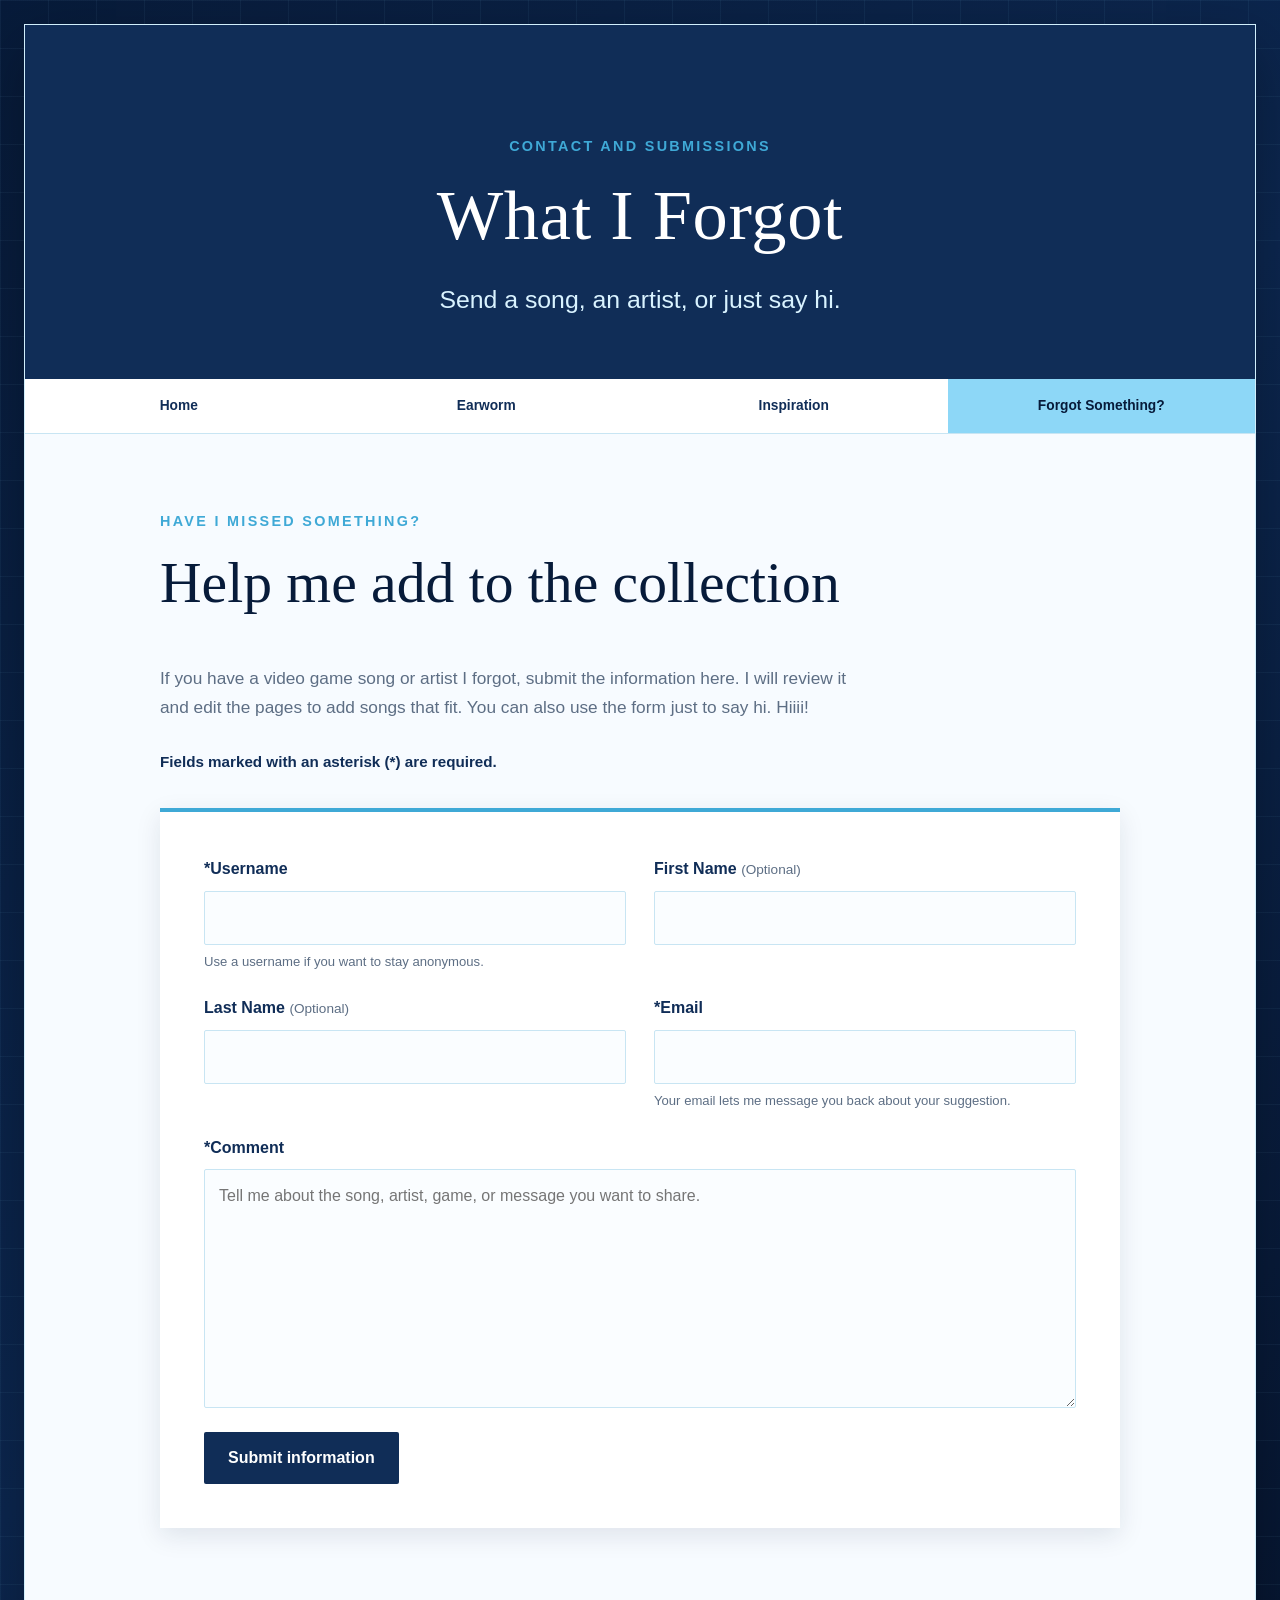
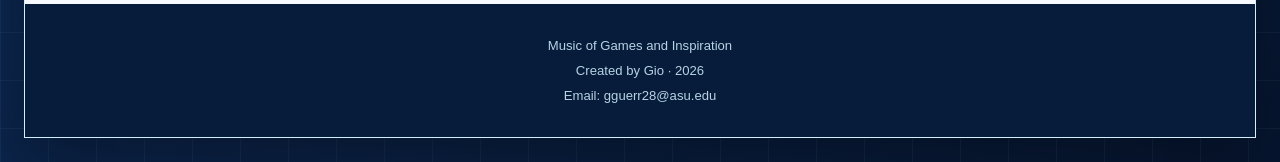
<file: Week2/Final Project Website Music/info.html>
<!DOCTYPE html>
<html lang="en">
	<head>
		<meta charset="UTF-8">
		<meta name="viewport" content="width=device-width, initial-scale=1.0">
		<meta name="description" content="Submit forgotten video game songs, artists, or a message for the Music of Games project.">
		<title>What I Forgot | Music of Games</title>
		<link rel="stylesheet" href="music.css">
	</head>
	<body>
		<div id="wrapper">
			<header class="page-header">
				<p class="eyebrow">Contact and submissions</p>
				<h1>What I Forgot</h1>
				<p class="intro">Send a song, an artist, or just say hi.</p>
			</header>
			<nav>
				<ul>
					<li><a href="index.html">Home</a></li>
					<li><a href="earworm.html">Earworm</a></li>
					<li><a href="inspiration.html">Inspiration</a></li>
					<li><a class="active" href="info.html">Forgot Something?</a></li>
				</ul>
			</nav>
			<main>
				<section class="content-section info-content">
					<p class="section-label">Have I missed something?</p>
					<h2>Help me add to the collection</h2>
					<p>If you have a video game song or artist I forgot, submit the information here. I will review it and edit the pages to add songs that fit. You can also use the form just to say hi. Hiiii!</p>
					<p class="required-note">Fields marked with an asterisk (*) are required.</p>
					<form class="submission-form" method="post" action="#">
						<div class="form-field">
							<label for="username">*Username</label>
							<input type="text" id="username" name="username" autocomplete="username" required>
							<small>Use a username if you want to stay anonymous.</small>
						</div>
						<div class="form-field">
							<label for="first-name">First Name <span>(Optional)</span></label>
							<input type="text" id="first-name" name="first-name" autocomplete="given-name">
						</div>
						<div class="form-field">
							<label for="last-name">Last Name <span>(Optional)</span></label>
							<input type="text" id="last-name" name="last-name" autocomplete="family-name">
						</div>
						<div class="form-field">
							<label for="email">*Email</label>
							<input type="email" id="email" name="email" autocomplete="email" required>
							<small>Your email lets me message you back about your suggestion.</small>
						</div>
						<div class="form-field form-field-wide">
							<label for="comment">*Comment</label>
							<textarea id="comment" name="comment" rows="8" required placeholder="Tell me about the song, artist, game, or message you want to share."></textarea>
						</div>
						<button type="submit">Submit information</button>
					</form>
				</section>
			</main>
			<footer>
				<p>Music of Games and Inspiration</p>
				<p>Created by Gio &middot; 2026</p>
				<p>Email: gguerr28@asu.edu</p>
			</footer>
		</div>
	</body>
</html>
</file>
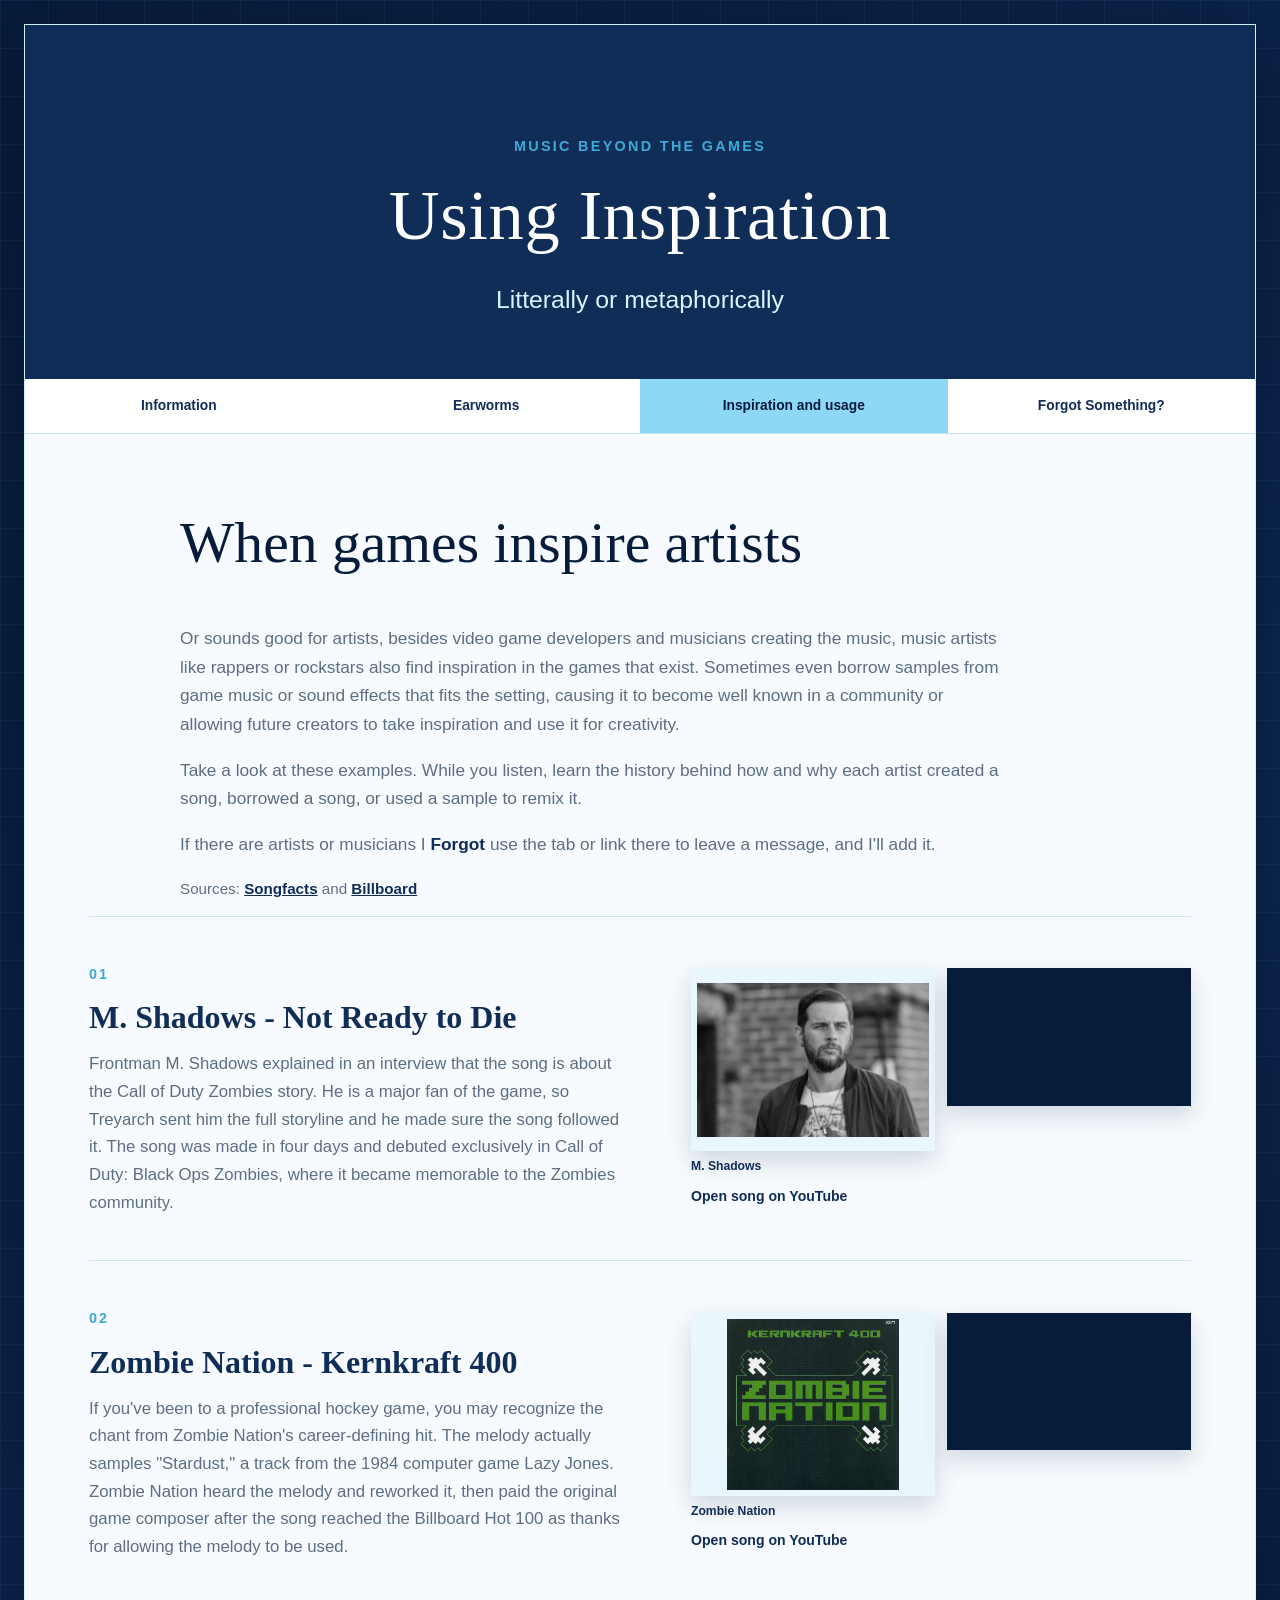
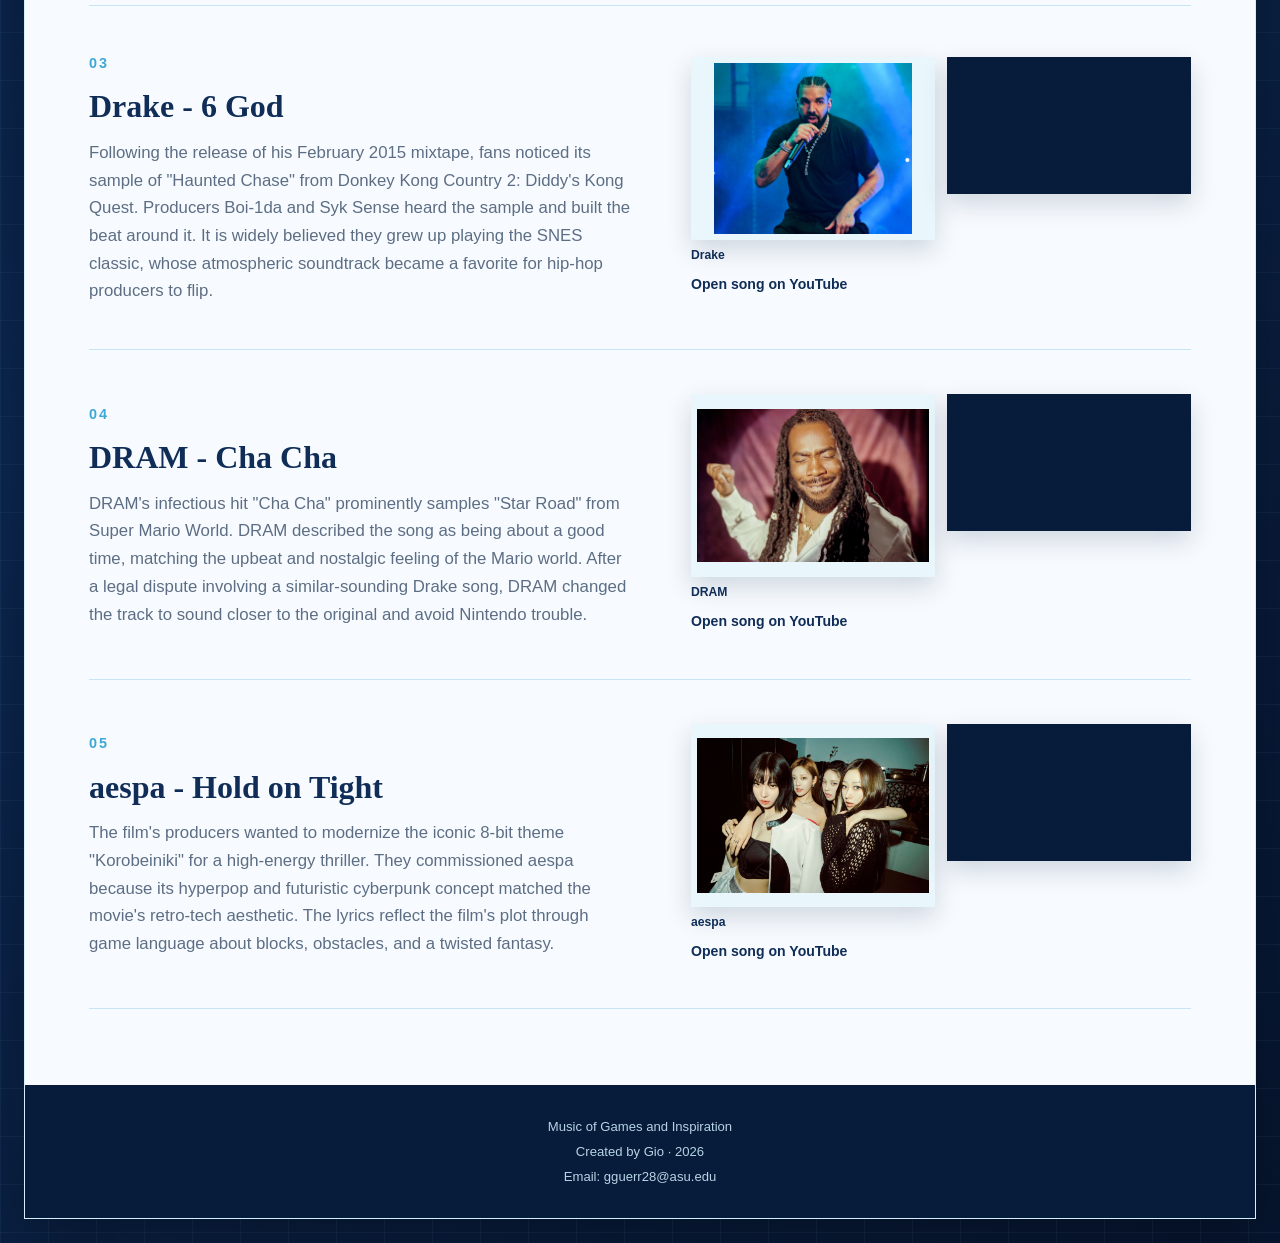
<file: Week2/Final Project Website Music/inspiration.html>
<!DOCTYPE html>
<html lang="en">
	<head>
		<meta charset="UTF-8">
		<meta name="viewport" content="width=device-width, initial-scale=1.0">
		<title>Inspiration from Artists | Music of Games</title>
		<link rel="stylesheet" href="music.css">
	</head>
	<body>
		<div id="wrapper">
			<header class="page-header">
				<p class="eyebrow">Music beyond the games</p>
				<h1>Using Inspiration</h1>
				<p class="intro">Litterally or metaphorically</p>
			</header>
			<nav>
				<ul>
					<li><a href="index.html">Information</a></li>
					<li><a href="earworm.html">Earworms</a></li>
					<li><a class="active" href="inspiration.html">Inspiration and usage</a></li>
					<li><a href="info.html">Forgot Something?</a></li>
				</ul>
			</nav>
			<main>
				<section class="content-section earworm-intro">
					<h2>When games inspire artists</h2>
					<p>Or sounds good for artists, besides video game developers and musicians creating the music, music artists like rappers or rockstars also find inspiration in the games that exist. Sometimes even borrow samples from game music or sound effects that fits the setting, causing it to become well known in a community or allowing future creators to take inspiration and use it for creativity.</p>
					<p>Take a look at these examples. While you listen, learn the history behind how and why each artist created a song, borrowed a song, or used a sample to remix it.</p>
					<p>If there are artists or musicians I <a class="text-link" href="info.html">Forgot</a> use the tab or link there to leave a message, and I'll add it.</p>
					<p class="source-note">Sources: <a href="https://www.songfacts.com/">Songfacts</a> and <a href="https://www.billboard.com/">Billboard</a></p>
				</section>
				<section class="song-list" aria-label="Artists inspired by video game music">
					<article class="song-card">
						<div class="song-details"><span class="song-number">01</span><h3>M. Shadows - Not Ready to Die</h3><p>Frontman M. Shadows explained in an interview that the song is about the Call of Duty Zombies story. He is a major fan of the game, so Treyarch sent him the full storyline and he made sure the song followed it. The song was made in four days and debuted exclusively in Call of Duty: Black Ops Zombies, where it became memorable to the Zombies community.</p></div>
						<div class="video-wrap"><div class="media-pair"><figure><img src="MShadows.jpg" alt="M. Shadows"><figcaption>M. Shadows</figcaption></figure><iframe src="https://www.youtube.com/embed/4Gj6V59abDA" title="M. Shadows Not Ready to Die" allow="accelerometer; autoplay; clipboard-write; encrypted-media; gyroscope; picture-in-picture; web-share" allowfullscreen></iframe></div><a class="video-link" href="https://youtu.be/4Gj6V59abDA?si=80w6XeHtR-8hUqOx">Open song on YouTube</a></div>
					</article>
					<article class="song-card">
						<div class="song-details"><span class="song-number">02</span><h3>Zombie Nation - Kernkraft 400</h3><p>If you've been to a professional hockey game, you may recognize the chant from Zombie Nation's career-defining hit. The melody actually samples "Stardust," a track from the 1984 computer game Lazy Jones. Zombie Nation heard the melody and reworked it, then paid the original game composer after the song reached the Billboard Hot 100 as thanks for allowing the melody to be used.</p></div>
						<div class="video-wrap"><div class="media-pair"><figure><img src="ZombieNation.jpg" alt="Zombie Nation"><figcaption>Zombie Nation</figcaption></figure><iframe src="https://www.youtube.com/embed/L8tb7ffIsyg" title="Zombie Nation Kernkraft 400" allow="accelerometer; autoplay; clipboard-write; encrypted-media; gyroscope; picture-in-picture; web-share" allowfullscreen></iframe></div><a class="video-link" href="https://youtu.be/L8tb7ffIsyg?si=9vLTLdmbroPKUfqK">Open song on YouTube</a></div>
					</article>
					<article class="song-card">
						<div class="song-details"><span class="song-number">03</span><h3>Drake - 6 God</h3><p>Following the release of his February 2015 mixtape, fans noticed its sample of "Haunted Chase" from Donkey Kong Country 2: Diddy's Kong Quest. Producers Boi-1da and Syk Sense heard the sample and built the beat around it. It is widely believed they grew up playing the SNES classic, whose atmospheric soundtrack became a favorite for hip-hop producers to flip.</p></div>
						<div class="video-wrap"><div class="media-pair"><figure><img src="Drake.jpg" alt="Drake"><figcaption>Drake</figcaption></figure><iframe src="https://www.youtube.com/embed/9NMa32Sf_L4" title="Drake 6PM in New York" allow="accelerometer; autoplay; clipboard-write; encrypted-media; gyroscope; picture-in-picture; web-share" allowfullscreen></iframe></div><a class="video-link" href="https://youtu.be/9NMa32Sf_L4?si=9ESaWQ31U2NF2cmW">Open song on YouTube</a></div>
					</article>
					<article class="song-card">
						<div class="song-details"><span class="song-number">04</span><h3>DRAM - Cha Cha</h3><p>DRAM's infectious hit "Cha Cha" prominently samples "Star Road" from Super Mario World. DRAM described the song as being about a good time, matching the upbeat and nostalgic feeling of the Mario world. After a legal dispute involving a similar-sounding Drake song, DRAM changed the track to sound closer to the original and avoid Nintendo trouble.</p></div>
						<div class="video-wrap"><div class="media-pair"><figure><img src="DRAM.jpg" alt="DRAM"><figcaption>DRAM</figcaption></figure><iframe src="https://www.youtube.com/embed/jzMhcP7ab3k" title="DRAM Cha Cha" allow="accelerometer; autoplay; clipboard-write; encrypted-media; gyroscope; picture-in-picture; web-share" allowfullscreen></iframe></div><a class="video-link" href="https://youtu.be/jzMhcP7ab3k?si=E5D98jUV2DLb51Fn">Open song on YouTube</a></div>
					</article>
					<article class="song-card">
						<div class="song-details"><span class="song-number">05</span><h3>aespa - Hold on Tight</h3><p>The film's producers wanted to modernize the iconic 8-bit theme "Korobeiniki" for a high-energy thriller. They commissioned aespa because its hyperpop and futuristic cyberpunk concept matched the movie's retro-tech aesthetic. The lyrics reflect the film's plot through game language about blocks, obstacles, and a twisted fantasy.</p></div>
						<div class="video-wrap"><div class="media-pair"><figure><img src="aespa.jpg" alt="aespa"><figcaption>aespa</figcaption></figure><iframe src="https://www.youtube.com/embed/1XZRhrt1Tkg" title="aespa Tetris" allow="accelerometer; autoplay; clipboard-write; encrypted-media; gyroscope; picture-in-picture; web-share" allowfullscreen></iframe></div><a class="video-link" href="https://youtu.be/1XZRhrt1Tkg?si=JblEpO5g8Jspw8B_">Open song on YouTube</a></div>
					</article>
				</section>
			</main>
			<footer><p>Music of Games and Inspiration</p><p>Created by Gio &middot; 2026</p><p>Email: gguerr28@asu.edu</p></footer>
		</div>
	</body>
</html>
</file>
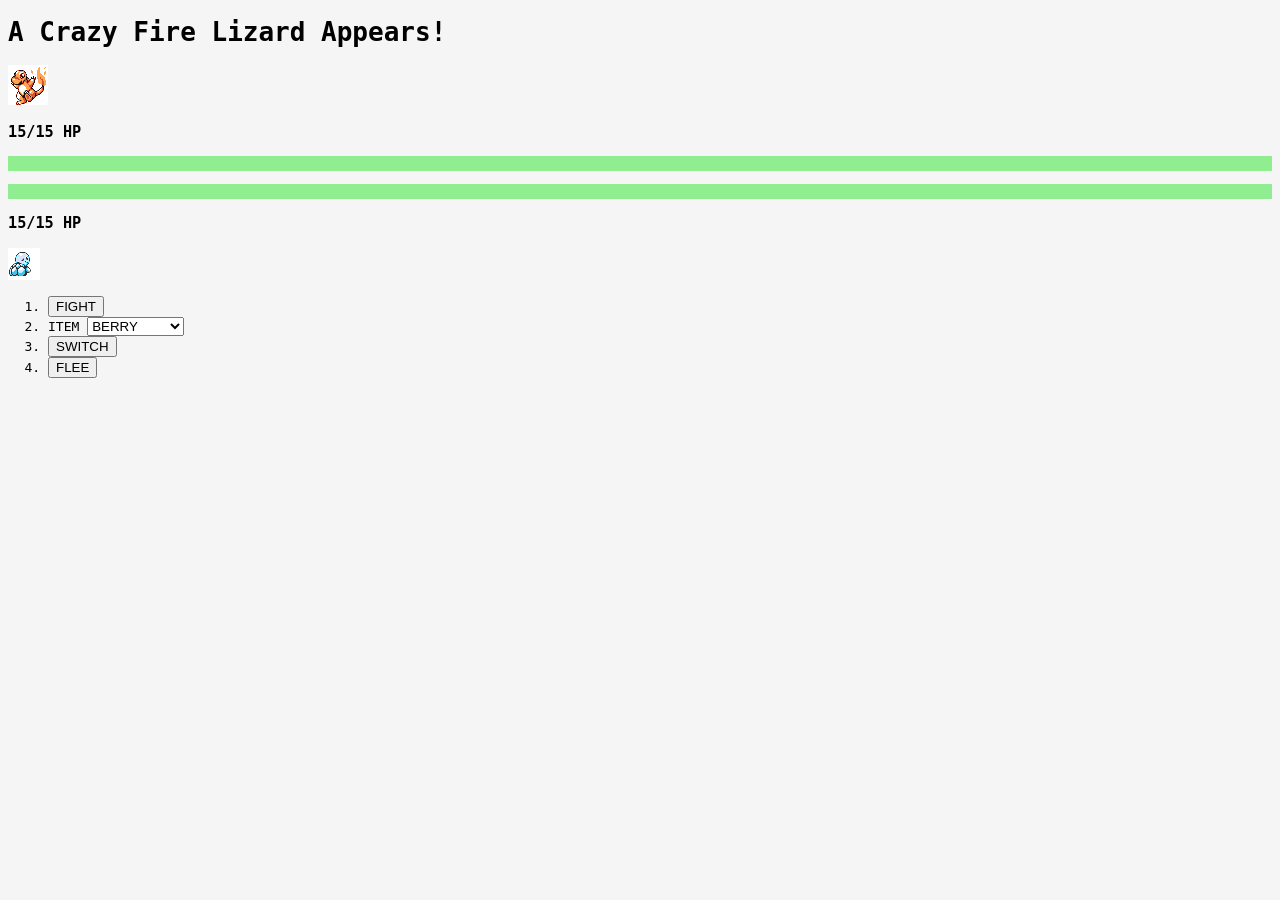
<file: Week2/ourfirstgame_gio/game.html>
<!DOCTYPE html>
<html>
    <head>
    <title>... WEBPAGE WANTS TO BATTLE!</title>
    </head>
    <body class="battle" style="background-color: whitesmoke; font-family: monospace;">
        <h1 id="Charmander">A Crazy Fire Lizard Appears!</h1>
        <section class="Charmander">
            <img src="./assets/Charm.png"></img>
            <h3>15/15 HP</h3>
        </section>
        <div style="background-color: lightgreen;"><p><p><p>&nbsp;</p></div>
        </section>
        <div style="background-color: lightgreen;"><p><p><p>&nbsp;</p></div>
        <h3>15/15 HP</h3>
        <section class="Squirtle">
            <img src="./assets/Squirt_Back.png"/>
            <ol>
                <li><button>FIGHT</button></li>
                <li><label id="item" for="item-select">ITEM</label> 
                
                    <select id="item-select">
                        <option value="berries">BERRY</option>
                        <option value="lemonade">LEMONADE</option>
                    </select>
                
                </li> 
                <li><button>SWITCH</button></li>
                <li><button>FLEE</button></li>
            </ol>
        </section>
    </body>
</html>
</file>
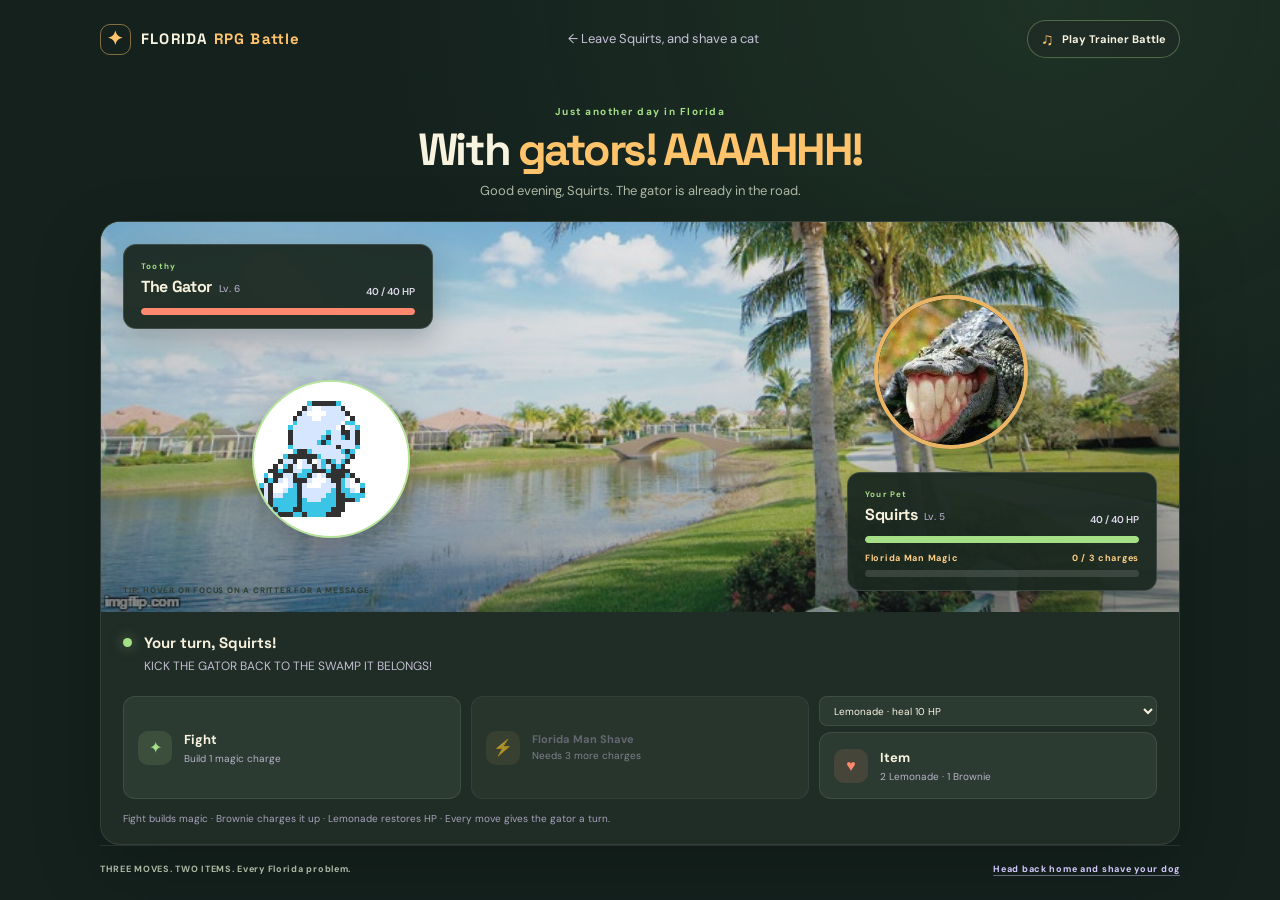
<file: Week6/ourfirstgame_gio/game.html>
<!doctype html>
<html lang="en">
<head>
    <meta charset="utf-8">
    <meta name="viewport" content="width=device-width, initial-scale=1">
    <meta name="theme-color" content="#14211d">
    <title>Killer Gator | Meanwhile in Florida</title>
    <link rel="stylesheet" href="./styles.css">
    <script src="./script.js" defer></script>
</head>
<body class="game-page">
    <main class="game-shell">
        <header class="site-header game-header">
            <a class="wordmark" href="./index.html" aria-label="Return to Florida home">
                <span class="wordmark-icon" aria-hidden="true">✦</span>
                <span>FLORIDA<span class="wordmark-accent"> RPG Battle</span></span>
            </a>
            <a class="text-link" href="./index.html">← Leave Squirts, and shave a cat</a>
            <div class="music-control">
                <audio id="background-music" src="./assets/Trainer%20Battle%20(Kanto)%20-%20Pok%C3%A9mon%20Gold_Silver_Crystal%20Soundtrack.mp3" loop preload="none" data-track-name="Trainer Battle"></audio>
                <button class="music-toggle" id="music-toggle" type="button" aria-pressed="false" aria-label="Play Trainer Battle">
                    <span class="music-icon" aria-hidden="true">♫</span>
                    <span id="music-label">Play Epic Orchestra Battle Music</span>
                </button>
            </div>
        </header>

        <section class="battle-heading">
            <p class="eyebrow">Just another day in Florida</p>
            <h1>With <span>gators! AAAAHHH!</span></h1>
        </section>

        <section class="battle-card" aria-label="Turn-based battle">
            <div class="battle-arena" id="battle-arena">
                <div class="arena-sky"></div>
                <div class="opponent-status status-card">
                    <div class="status-topline">
                        <div>
                            <span class="status-label">Toothy</span>
                            <h2>The Gator <span class="level">Lv. 6</span></h2>
                        </div>
                        <span id="enemy-hp-text" class="hp-count">40 / 40 HP</span>
                    </div>
                    <div class="health-track" role="progressbar" aria-label="Gator health" aria-valuemin="0" aria-valuemax="40" aria-valuenow="40" id="enemy-health-bar">
                        <span class="health-fill enemy-health" id="enemy-health-fill"></span>
                    </div>
                </div>

                <div class="enemy-sprite sprite-hover-target" id="enemy-sprite" tabindex="0" aria-label="Florida gator">
                    <img src="./assets/Teethy.jpg" alt="A toothy alligator wants your turtle. It is very Florida like.">
                </div>
                <div class="player-sprite sprite-hover-target" id="player-sprite" tabindex="0" aria-label="Squirts the turtle! He's okay. For now.">
                    <img src="./assets/Squirt_Back.png" alt="Squirts the turtle, ready to fight the gator and shave cats. And he's all out of cats.">
                </div>

                <div class="player-status status-card">
                    <div class="status-topline">
                        <div>
                            <span class="status-label">Your Pet</span>
                            <h2>Squirts <span class="level">Lv. 5</span></h2>
                        </div>
                        <span id="player-hp-text" class="hp-count">30 / 30 HP</span>
                    </div>
                    <div class="health-track" role="progressbar" aria-label="Squirts health" aria-valuemin="0" aria-valuemax="40" aria-valuenow="40" id="player-health-bar">
                        <span class="health-fill player-health" id="player-health-fill"></span>
                    </div>
                    <div class="magic-line">
                        <span>Florida Man Magic</span>
                        <span id="magic-text">0 / 3 charges</span>
                    </div>
                    <div class="magic-track" role="progressbar" aria-label="Magic charges" aria-valuemin="0" aria-valuemax="3" aria-valuenow="0" id="magic-bar">
                        <span id="magic-fill"></span>
                    </div>
                </div>
            </div>

            <section class="battle-controls" aria-labelledby="turn-title">
                <div class="battle-message">
                    <span class="message-indicator" aria-hidden="true"></span>
                    <div>
                        <h2 id="turn-title">Your turn, Squirts!</h2>
                        <p id="battle-log" aria-live="polite">KICK THE GATOR BACK TO THE SWAMP IT BELONGS!</p>
                    </div>
                </div>

                <div class="move-grid">
                    <button class="move-button fight-button" id="fight-button" type="button">
                        <span class="move-icon" aria-hidden="true">✦</span>
                        <span class="move-copy"><strong>Fight</strong><small>Build 1 magic charge</small></span>
                    </button>
                    <button class="move-button power-button" id="power-button" type="button" disabled>
                        <span class="move-icon" aria-hidden="true">⚡</span>
                        <span class="move-copy"><strong>Florida Man Shave</strong><small id="power-caption">Needs 3 magic charges</small></span>
                    </button>
                    <div class="item-move">
                        <label class="sr-only" for="item-select">Choose an item</label>
                        <select id="item-select" aria-label="Choose an item">
                            <option value="lemonade">Lemonade · heal 10 HP</option>
                            <option value="berry">Brownie · charge magic</option>
                        </select>
                        <button class="move-button item-button" id="item-button" type="button">
                            <span class="move-icon" aria-hidden="true">♥</span>
                            <span class="move-copy"><strong>Item</strong><small id="item-count">Choose and use an item</small></span>
                        </button>
                    </div>
                </div>
                <p class="controls-note">Fight builds magic · Brownie charges it up · Lemonade restores HP · Every move gives the gator a turn.</p>
            </section>
        </section>

        <footer class="game-footer">
            <span>THREE MOVES. TWO ITEMS. Every Florida problem.</span>
            <a href="./index.html">Head back home and shave your dog</a>
        </footer>
    </main>

    <div class="result-overlay" id="result-overlay" hidden>
        <section class="result-card" role="dialog" aria-modal="true" aria-labelledby="result-title" tabindex="-1">
            <span class="result-sparkle" aria-hidden="true">✦</span>
            <p class="eyebrow" id="result-eyebrow">BATTLE COMPLETE</p>
            <h2 id="result-title">You win!</h2>
            <p id="result-copy">Let’s get out of here, Squirts.</p>
            <a class="button button-primary" href="./index.html">Return Home...and shave a cat and dog <span aria-hidden="true">→</span></a>
        </section>
    </div>
    <script src="./music.js" defer></script>
</body>
</html>
</file>
<file: Week4/styles.css>
:root
{
    font-size: 16px;
    --text-color: #ffffff;
    --page-color: #252525;
    --panel-color: rgba(25, 25, 25, 0.88);
    --accent-color: #f2c94c;
    --border-color: rgba(255, 255, 255, 0.24);
}

* { box-sizing: border-box; }

body
{
    min-height: 100vh;
    margin: 0;
    padding: 0 2rem 2rem;
    color: var(--text-color);
    background-color: var(--page-color);
    background-image: url("assets/css-pattern-by-magicpattern.png");
    background-repeat: repeat;
    background-size: 300px auto;
    font-family: Arial, Helvetica, sans-serif;
}

.top-bar
{
    position: sticky;
    top: 0;
    z-index: 1;
    display: flex;
    flex-direction: column;
    align-items: center;
    gap: 1rem;
    margin: 0 -2rem 2rem;
    padding: 1rem 2rem;
    border-bottom: 1px solid var(--border-color);
    background-color: var(--panel-color);
}

.top-bar h1
{
    margin: 0;
    color: var(--accent-color);
    font-size: 2.5rem;
    text-align: center;
}

.starter-nav
{
    display: flex;
    justify-content: center;
    gap: 1rem;
    width: 100%;
    max-width: 56rem;
}

button
{
    color: var(--text-color);
    background-color: #333333;
    border: 1px solid var(--border-color);
    border-radius: 0.4rem;
    padding: 0.75rem 1rem;
    font: inherit;
    cursor: pointer;
}

button:hover { border-color: var(--accent-color); }
.starter-nav button { flex: 1; }

.starter-grid
{
    display: grid;
    grid-template-columns: repeat(2, minmax(0, 1fr));
    gap: 1.25rem;
    max-width: 76rem;
    margin: 0 auto;
}

.starter-card
{
    display: grid;
    grid-template-columns: 1fr;
    grid-template-rows: minmax(14rem, 1fr) auto;
    min-height: 26rem;
    padding: 1.5rem;
    border: 1px solid var(--border-color);
    border-radius: 0.75rem;
    background-color: var(--panel-color);
    scroll-margin-top: 12rem;
}

.starter-card img
{
    display: block;
    align-self: center;
    justify-self: center;
    width: 12rem;
    max-width: 100%;
    max-height: 16rem;
    height: auto;
    object-fit: contain;
}

.card-info { text-align: center; }

.card-info h2
{
    margin: 0.5rem 0;
    color: var(--accent-color);
    font-size: 1.75rem;
}

.card-info p
{
    margin: 0 0 1rem;
    font-size: 1.1rem;
}

.card-actions
{
    display: flex;
    justify-content: center;
    flex-wrap: wrap;
    gap: 0.75rem;
}

@media (max-width: 720px)
{
    :root { font-size: 12px; }

    body
    {
        padding: 0 1rem 1rem;
        background-size: 220px auto;
    }

    .top-bar
    {
        gap: 0.75rem;
        margin: 0 -1rem 1rem;
        padding: 1rem;
    }

    .top-bar h1 { font-size: 2rem; }
    .starter-nav { gap: 0.4rem; }
    .starter-nav button { padding: 0.65rem 0.25rem; }

    .starter-grid
    {
        grid-template-columns: 1fr;
        gap: 1rem;
    }

    .starter-card
    {
        min-height: 100svh;
        scroll-margin-top: 10rem;
    }
}
</file>
<file: Week2/Final Project Website Music/music.css>
:root
{
  --navy: #071b3a;
  --navy-light: #102d57;
  --blue: #8dd7f7;
  --blue-strong: #3fa9d6;
  --ink: #13233b;
  --muted: #5d6e84;
  --paper: #f7fbff;
  --line: #c8e5f3;
  --white: #ffffff;
}

* { box-sizing: border-box; }
html { scroll-behavior: smooth; }

body
{
  margin: 0;
  background: var(--navy);
  background-image: linear-gradient(rgba(141, 215, 247, .06) 1px, transparent 1px), linear-gradient(90deg, rgba(141, 215, 247, .06) 1px, transparent 1px), linear-gradient(135deg, #071b3a 0%, #0c2750 50%, #06152f 100%);
  background-size: 48px 48px, 48px 48px, auto;
  color: var(--ink);
  font-family: "Trebuchet MS", Arial, sans-serif;
  line-height: 1.65;
}

#wrapper
{
  width: min(1400px, calc(100% - 48px));
  margin: 24px auto;
  overflow: hidden;
  background: var(--paper);
  border: 1px solid rgba(141, 215, 247, .36);
  box-shadow: 0 22px 60px rgba(0, 0, 0, .32);
}

header
{
  padding: clamp(52px, 9vw, 110px) clamp(24px, 8vw, 96px) 70px;
  background: var(--navy-light);
  color: var(--white);
  text-align: center;
}

.page-header { padding-bottom: 58px; }

.eyebrow, .section-label
{
  margin: 0 0 16px;
  color: var(--blue-strong);
  font-size: .9rem;
  font-weight: bold;
  letter-spacing: .16em;
  text-transform: uppercase;
}

h1, h2, h3
{
  margin-top: 0;
  line-height: 1.15;
}

h1
{
  max-width: 900px;
  margin: 0 auto 24px;
  font-family: Georgia, "Times New Roman", serif;
  font-size: clamp(3rem, 8vw, 6.5rem);
  font-weight: normal;
  letter-spacing: .01em;
}

.page-header h1 { font-size: clamp(2.4rem, 6vw, 4.4rem); }

.intro
{
  max-width: 760px;
  margin: 0 auto;
  color: #d9f3ff;
  font-size: clamp(1.2rem, 2.2vw, 1.55rem);
}

nav { background: var(--white); border-bottom: 1px solid var(--line); }

nav ul
{
  display: flex;
  flex-wrap: wrap;
  gap: 0;
  margin: 0;
  padding: 0;
  list-style: none;
}

nav li { flex: 1 1 170px; }

nav a
{
  display: block;
  padding: 16px 18px;
  color: var(--navy-light);
  font-size: .86rem;
  font-weight: bold;
  text-align: center;
  text-decoration: none;
  transition: background-color .2s ease, color .2s ease;
}

nav a:hover, nav a.active { background: var(--blue); color: var(--navy); }

.hero
{
  min-height: 280px;
  background-position: center;
  background-size: cover;
}

.hero-home { background: linear-gradient(90deg, rgba(7, 27, 58, .12), rgba(7, 27, 58, .55)), url("Notes.png") center / cover; }
main { padding: clamp(36px, 6vw, 76px) clamp(24px, 5vw, 72px); }
.intro-section, .content-section { max-width: 820px; margin: 0 auto; }
.intro-section { padding-bottom: 18px; }

.about-section
{
  max-width: 1120px;
  margin: 0 auto;
  padding: 18px 0 76px;
}

.about-section + .about-section { border-top: 1px solid var(--line); }
.welcome-section { padding-top: 0; text-align: center; }
.section-copy { max-width: 780px; } 
.welcome-section .section-copy { margin: 0 auto; } 
.welcome-section p:not(.section-label) { margin-right: auto; margin-left: auto; }
.about-section h2 { margin-bottom: 22px; }

.about-section p:not(.section-label)
{
  max-width: 760px;
  color: var(--muted);
  font-size: 1.08rem;
}

.media-section
{
  display: grid;
  grid-template-columns: minmax(0, 1fr) minmax(260px, 360px);
  align-items: center;
  gap: clamp(36px, 7vw, 100px);
}

.section-image
{
  display: block;
  width: 100%;
  height: 260px;
  object-fit: cover;
  border: 8px solid var(--white);
  box-shadow: 0 8px 22px rgba(7, 27, 58, .14);
}

.notes-image { object-fit: contain; background: var(--blue); }
.gio-image { height: 360px; border-radius: 2px; }

.confused-image
{
  height: 250px;
  object-fit: contain;
  border: 0;
  box-shadow: none;
}

h2
{
  color: var(--navy);
  font-family: Georgia, "Times New Roman", serif;
  font-size: clamp(2.25rem, 4.5vw, 3.7rem);
  font-weight: normal;
}

h3
{
  color: var(--navy-light);
  font-family: Georgia, "Times New Roman", serif;
  font-size: 1.35rem;
}

.intro-section > p:not(.section-label),
.content-section > p:not(.section-label)
{
  max-width: 700px;
  color: var(--muted);
  font-size: 1.08rem;
}

.card-grid
{
  display: grid;
  grid-template-columns: repeat(3, 1fr);
  gap: 24px;
  max-width: 928px;
  margin: 72px auto 0;
}

.feature-card
{
  min-height: 300px;
  padding: 32px;
  background: var(--white);
  border-top: 4px solid var(--blue-strong);
  box-shadow: 0 5px 18px rgba(7, 27, 58, .08);
}

.card-number,
.track-list article > span,
.principles span
{
  color: var(--blue-strong);
  font-size: .8rem;
  font-weight: bold;
  letter-spacing: .12em;
}

.feature-card h3 { margin: 18px 0 8px; }

.feature-card p
{
  min-height: 84px;
  color: var(--muted);
  font-size: .95rem;
}

.text-link
{
  color: var(--navy-light);
  font-weight: bold;
  text-decoration: none;
}

.text-link:hover { color: var(--blue-strong); }
.text-link span { padding-left: 6px; }

.split-list,
.principles
{
  display: grid;
  grid-template-columns: repeat(2, 1fr);
  gap: 24px;
  margin-top: 44px;
}

.split-list > div,
.principles > div
{
  padding: 24px;
  border-left: 3px solid var(--blue);
  background: #edf8fd;
}

.split-list h3, .principles h3 { margin-bottom: 8px; }
.split-list p, .principles p { margin: 0; color: var(--muted); }
.track-list { margin-top: 44px; border-top: 1px solid var(--line); }

.track-list article
{
  display: grid;
  grid-template-columns: 50px 1fr;
  gap: 12px;
  padding: 22px 0;
  border-bottom: 1px solid var(--line);
}

.track-list h3 { margin-bottom: 5px; }
.track-list p { margin: 0; color: var(--muted); }
.earworm-intro { max-width: 920px; }

.earworm-intro p:not(.section-label)
{
  max-width: 820px;
  color: var(--muted);
  font-size: 1.08rem;
}

.listen-callout
{
  margin: 34px 0;
  padding: 24px 28px;
  border-left: 4px solid var(--blue-strong);
  background: #e9f7fd;
  color: var(--navy-light);
  font-size: 1.05rem;
}

.listen-callout strong
{
  display: block;
  margin-bottom: 4px;
  color: var(--navy);
  font-family: Georgia, "Times New Roman", serif;
  font-size: 1.3rem;
}

.source-note { font-size: .95rem !important; } 
.earworm-intro a, .video-link { color: var(--navy-light); font-weight: bold; }
.info-content { max-width: 960px; }

.required-note
{
  margin: 28px 0 0;
  color: var(--navy-light) !important;
  font-size: .95rem !important;
  font-weight: bold;
}

.submission-form
{
  display: grid;
  grid-template-columns: repeat(2, minmax(0, 1fr));
  gap: 24px 28px;
  margin-top: 34px;
  padding: clamp(24px, 5vw, 44px);
  background: var(--white);
  border-top: 4px solid var(--blue-strong);
  box-shadow: 0 8px 24px rgba(7, 27, 58, .1);
}

.form-field { display: flex; flex-direction: column; gap: 8px; }
.form-field-wide { grid-column: 1 / -1; }
.form-field label { color: var(--navy-light); font-weight: bold; }
.form-field label span { color: var(--muted); font-size: .85rem; font-weight: normal; }

.form-field input,
.form-field textarea 
{
  width: 100%;
  padding: 13px 14px;
  border: 1px solid var(--line);
  border-radius: 2px;
  background: #fafdff;
  color: var(--ink);
  font: inherit;
}

.form-field textarea { min-height: 170px; resize: vertical; }
.form-field input:focus, .form-field textarea:focus { outline: 3px solid rgba(63, 169, 214, .28); border-color: var(--blue-strong); }

.form-field small
{
  color: var(--muted);
  font-size: .82rem;
  line-height: 1.4;
}

.submission-form button
{
  grid-column: 1 / -1;
  justify-self: start;
  padding: 13px 24px;
  border: 0;
  border-radius: 2px;
  background: var(--navy-light);
  color: var(--white);
  cursor: pointer;
  font: inherit;
  font-weight: bold;
}

.submission-form button:hover { background: var(--blue-strong); color: var(--navy); }
.song-list { max-width: 1240px; margin: 12px auto 0; }

.song-card
{
  display: grid;
  grid-template-columns: minmax(0, 1fr) minmax(400px, 500px);
  gap: clamp(28px, 5vw, 60px);
  align-items: center;
  padding: 44px 0;
  border-top: 1px solid var(--line);
}

.song-card:last-child { border-bottom: 1px solid var(--line); }
.song-details h3 { margin: 12px 0 14px; font-size: clamp(1.45rem, 2.5vw, 2rem); }
.song-details p { margin: 0; color: var(--muted); font-size: 1.05rem; }
.song-number { color: var(--blue-strong); font-size: .9rem; font-weight: bold; letter-spacing: .14em; }
.video-wrap { min-width: 0; }

.media-pair
{
  display: grid;
  grid-template-columns: repeat(2, minmax(0, 1fr));
  gap: 12px;
  align-items: start;
}

.media-pair figure { margin: 0; }

.media-pair img,
.media-pair iframe
{
  display: block;
  width: 100%;
  aspect-ratio: 16 / 9;
  border: 0;
  object-fit: cover;
  background: var(--navy);
  box-shadow: 0 10px 24px rgba(7, 27, 58, .16);
}

.media-pair img
{
  aspect-ratio: 4 / 3;
  object-fit: contain;
  padding: 6px;
  background: #e9f7fd;
}

.media-pair figcaption
{
  margin-top: 8px;
  color: var(--navy-light);
  font-size: .76rem;
  font-weight: bold;
  line-height: 1.25;
}

.video-wrap iframe
{
  display: block;
  width: 100%;
  aspect-ratio: 16 / 9;
  border: 0;
  background: var(--navy);
  box-shadow: 0 10px 24px rgba(7, 27, 58, .16);
}

.video-link
{
  display: inline-block;
  margin-top: 10px;
  font-size: .88rem;
  text-decoration: none;
}

.video-link:hover { color: var(--blue-strong); }

.quote-block
{
  margin: 46px 0;
  padding: 30px 34px;
  background: var(--navy-light);
  color: var(--white);
}

.quote-block p
{
  margin: 0;
  font-family: Georgia, "Times New Roman", serif;
  font-size: clamp(1.35rem, 3vw, 2rem);
  line-height: 1.35;
}

footer
{
  padding: 28px 24px;
  background: var(--navy);
  color: #b7d4e4;
  font-size: .82rem;
  text-align: center;
}

footer p { margin: 3px; }

@media (max-width: 700px)
{
  #wrapper
  {
    width: 100%;
    margin: 0;
    border: 0;
  }

  nav li { flex-basis: 50%; } 
  nav a { padding: 12px 8px; font-size: .78rem; }
  .hero { min-height: 190px; }
  main { padding-top: 48px; padding-bottom: 56px; }

  .card-grid,
  .split-list,
  .principles
  {
    grid-template-columns: 1fr;
    gap: 20px;
  }

  .feature-card p { min-height: 0; }
  .submission-form { grid-template-columns: 1fr; }
  .form-field-wide, .submission-form button { grid-column: auto; }
  .about-section { padding-bottom: 48px; }
  .media-section { grid-template-columns: 1fr; gap: 24px; }

  .section-image
  {
    max-width: 340px;
    height: 240px;
    margin: 0 auto;
  }

  .gio-image { height: 320px; }

  .song-card
  {
    grid-template-columns: 1fr;
    gap: 24px;
    padding: 36px 0;
  }

  .video-wrap
  {
    max-width: 560px;
    width: 100%;
    margin: 0 auto;
  }

  .media-pair { gap: 16px; }
}

@media (min-width: 701px) and (max-width: 1100px)
{
  .song-card
  {
    grid-template-columns: 1fr;
    gap: 28px;
  }

  .video-wrap { max-width: 620px; }
}
</file>
<file: Week3/Homework/style.css>
* { box-sizing: border-box; }

body
{
  min-height: 100vh;
  margin: 0;
  display: grid;
  place-items: center;
  padding: 32px 20px;
  background-color: #2c56ff;
  background-image: url("Assets/css-pokemon.png");
  background-position: center;
  background-size: cover;
  background-attachment: fixed;
  color: #23332d;
  font-family: "DM Sans", sans-serif;
}

.page
{
  width: 100%;
  display: grid;
  place-items: center;
}

.card
{
  width: 500px;
  height: 750px;
  padding: 36px;
  overflow: hidden;
  border-radius: 12px;
  background-color: #2c56ff;
  box-shadow: 0 24px 60px rgb(15 31 91 / 35%);
}

.card__image-wrap
{
  position: relative;
  margin-bottom: 12px;
  overflow: hidden;
  border-radius: 8px;
  background-color: #06e9fe;
}

.card__image
{
  display: block;
  width: 100%;
  height: 300px;
  object-fit: cover;
  object-position: center 38%;
}

h1
{
  margin: 0 0 12px;
  color: #ffffff;
  font-family: "Outfit", sans-serif;
  font-size: 42px;
  font-weight: 800;
  letter-spacing: -0.04em;
  line-height: 1.1;
}

.description
{
  margin: 0 0 24px;
  color: #e6ebff;
  font-size: 16px;
  line-height: 1.7;
}

.abilities-title
{
  margin: 0 0 8px;
  color: #ffffff;
  font-family: "Outfit", sans-serif;
  font-size: 20px;
}

.abilities-list
{
  margin: 0;
  padding-left: 22px;
  color: #ffffff;
  line-height: 1.6;
}
</file>
<file: Week3/Portfolio_Classwork/style.css>
.libertinus-mono-regular
{
  font-family: "Libertinus Mono", monospace;
  font-weight: 400;
  font-style: normal;
}

.caprasimo-regular
{
  font-family: "Caprasimo", serif;
  font-weight: 400;
  font-style: normal;
}

:root
{
    --accentColor: #0b3b04;
    --cardColors: rgba(25, 25, 25, 0.82);
    --borderColor: #454545;
}

* {
    color: white;
    font-family: "Libertinus Mono", monospace;
}

body {
    background-color: #454545;
    background-image: url("./assets/css-pattern-by-magicpattern.png");
    background-repeat: repeat;
    padding: 0 60px;
}

header,
h2 { font-family: "Caprasimo", serif; }

header
{
    color: var(--accentColor);
    font-size: 32px;
    padding: 16px 0;
}

.Quote
{
    font-size: 36px;
    margin-bottom: 32px;
}

h2
{
    font-size: 30px;
    margin-bottom: 20px;
    text-transform: uppercase;
    text-shadow: 3px 2px 0 var(--accentColor);
}

.Glances .Buttons,
.favoriteGames .Buttons
{
    display: grid;
    grid-template-columns: repeat(auto-fit, minmax(220px, 1fr));
    gap: 20px;
}

.Glances .Buttons button,
.favoriteGames .Buttons button
{
    background-color: var(--cardColors);
    border: 1px solid var(--borderColor);
    border-radius: 4px;
    padding: 16px;
    transition: box-shadow 500ms;
}

.Glances .Buttons button:hover,
.favoriteGames .Buttons button:hover { box-shadow: 8px 8px var(--accentColor); }

.EDU > ul
{
    background-color: var(--cardColors);
    font-size: 18px;
    padding: 16px 40px;
}

.EDU li { padding: 12px; }

.favoriteGames .Buttons img
{
    display: block;
    max-width: 180px;
    max-height: 120px;
    width: auto;
    height: auto;
    margin: 0 auto;
    object-fit: contain;
}
</file>
<file: Week6/ourfirstgame_gio/styles.css>
@import url("https://fonts.googleapis.com/css2?family=DM+Sans:wght@400;500;600;700;800&family=Space+Grotesk:wght@400;500;600;700&display=swap");

:root
{
    color-scheme: dark;
    --ink: #f8f3df;
    --muted: #adb8a4;
    --panel: #202c26;
    --panel-light: #2c3b32;
    --page: #14211d;
    --purple: #ffc46b;
    --purple-dark: #dd8a39;
    --mint: #a5df86;
    --coral: #ff886e;
    --line: rgb(255 255 255 / 9%);
}

* { box-sizing: border-box; }

html
{
    min-width: 320px;
    background: var(--page);
    scroll-behavior: auto;
}

body
{
    margin: 0;
    color: var(--ink);
    background:
        radial-gradient(ellipse at 82% 0%, rgb(79 126 78 / 18%), transparent 42rem),
        var(--page);
    font-family: "DM Sans", "Segoe UI", sans-serif;
    line-height: 1.5;
}

button,
select,
a { font: inherit; }
a { color: inherit; }

button:focus-visible,
select:focus-visible,
a:focus-visible,
.sprite-hover-target:focus-visible
{
    outline: 3px solid var(--mint);
    outline-offset: 4px;
}

.home-shell,
.game-shell
{
    width: min(100% - 48px, 1080px);
    margin: 0 auto;
}

.site-header
{
    min-height: 78px;
    display: flex;
    align-items: center;
    justify-content: space-between;
    gap: 20px;
}

.music-control
{
    display: flex;
    align-items: center;
}

.music-toggle
{
    min-height: 38px;
    display: inline-flex;
    align-items: center;
    justify-content: center;
    gap: 8px;
    padding: 0 13px;
    border: 1px solid rgb(165 223 134 / 35%);
    border-radius: 999px;
    color: var(--ink);
    background: rgb(32 44 38 / 90%);
    font-size: 11px;
    font-weight: 700;
    cursor: pointer;
    transition: background-color 150ms ease, border-color 150ms ease;
}

.music-toggle:hover:not(:disabled)
{
    border-color: var(--mint);
    background: #2c3b32;
}

.music-toggle:disabled
{
    cursor: not-allowed;
    opacity: 0.65;
}

.music-icon
{
    color: var(--purple);
    font-size: 17px;
    line-height: 1;
}

.wordmark
{
    display: inline-flex;
    align-items: center;
    gap: 10px;
    color: var(--ink);
    font-family: "Space Grotesk", "Segoe UI", sans-serif;
    font-size: 15px;
    font-weight: 700;
    letter-spacing: 0.08em;
    text-decoration: none;
}

.wordmark-icon
{
    display: grid;
    width: 31px;
    height: 31px;
    place-items: center;
    border: 1px solid rgb(255 196 107 / 48%);
    border-radius: 10px;
    color: var(--purple);
    font-size: 19px;
}

.wordmark-accent { color: var(--purple); }

.header-note,
.eyebrow,
.hero-caption,
.site-footer,
.game-footer,
.status-label,
.arena-hint
{
    font-size: 10px;
    font-weight: 700;
    letter-spacing: 0.15em;
}

.header-note { color: var(--muted); }

.hero
{
    position: relative;
    min-height: 460px;
    overflow: hidden;
    isolation: isolate;
    display: flex;
    align-items: center;
    border: 1px solid var(--line);
    border-radius: 22px;
    background: #302748;
}

.hero-image,
.hero-shade
{
    position: absolute;
    z-index: -1;
    inset: 0;
    width: 100%;
    height: 100%;
}

.hero-image
{
    object-fit: cover;
    object-position: center 58%;
    opacity: 0.72;
}

.hero-shade
{
    background:
        linear-gradient(90deg, rgb(16 31 25 / 95%) 0%, rgb(16 31 25 / 79%) 37%, rgb(16 31 25 / 13%) 100%),
        linear-gradient(0deg, rgb(16 31 25 / 37%), transparent 35%);
}

.hero-copy
{
    max-width: 570px;
    padding: 60px clamp(28px, 7vw, 78px);
}

.eyebrow
{
    margin: 0 0 13px;
    color: var(--mint);
}

h1,
h2,
p { margin-top: 0; }

.hero h1,
.battle-heading h1
{
    margin: 0;
    font-family: "Space Grotesk", "Segoe UI", sans-serif;
    font-size: clamp(42px, 7vw, 70px);
    font-weight: 700;
    letter-spacing: -0.055em;
    line-height: 1.02;
}

.hero h1 span,
.battle-heading h1 span { color: var(--purple); }

.hero-description
{
    max-width: 410px;
    margin: 20px 0 27px;
    color: #d3cee4;
    font-size: 15px;
}

.button
{
    min-height: 49px;
    display: inline-flex;
    align-items: center;
    justify-content: center;
    gap: 20px;
    padding: 0 20px;
    border: 0;
    border-radius: 11px;
    font-weight: 700;
    text-decoration: none;
    transition: background-color 160ms ease, transform 160ms ease;
}

.button-primary
{
    color: #1b1530;
    background: var(--mint);
    box-shadow: 0 8px 26px rgb(65 206 158 / 17%);
}

.button-primary:hover
{
    transform: translateY(-2px);
    background: #98f2d3;
}

.hero-caption
{
    position: absolute;
    right: 24px;
    bottom: 20px;
    color: rgb(255 255 255 / 75%);
    font-size: 9px;
}

.welcome-row
{
    display: grid;
    grid-template-columns: 1fr 1.05fr auto;
    align-items: center;
    gap: 42px;
    padding: 44px 24px 39px;
}

.welcome-row .eyebrow { color: var(--mint); }
.welcome-copy .eyebrow { margin-bottom: 8px; }

.welcome-row h2
{
    margin: 0;
    font-family: "Space Grotesk", "Segoe UI", sans-serif;
    font-size: clamp(23px, 3vw, 31px);
    letter-spacing: -0.04em;
    line-height: 1.15;
}

.welcome-description
{
    max-width: 390px;
    margin: 0;
    color: #c1bdd0;
    font-size: 14px;
}

.welcome-description strong { color: var(--ink); }

.welcome-sprite
{
    width: 82px;
    height: 82px;
    display: grid;
    place-items: center;
    overflow: hidden;
    border: 1px solid var(--line);
    border-radius: 50%;
    background: #25233c;
}

.welcome-sprite img
{
    width: 62px;
    height: 62px;
    object-fit: contain;
    image-rendering: pixelated;
}

.site-footer,
.game-footer
{
    min-height: 54px;
    display: flex;
    align-items: center;
    justify-content: space-between;
    gap: 15px;
    border-top: 1px solid var(--line);
    color: var(--muted);
    font-size: 9px;
    letter-spacing: 0.08em;
}

.site-footer a,
.game-footer a
{
    color: #d5c9ff;
    text-decoration-color: rgb(213 201 255 / 45%);
    text-underline-offset: 3px;
}

.battle-heading
{
    padding: 26px 0 21px;
    text-align: center;
}

.battle-heading .eyebrow { margin-bottom: 8px; }
.battle-heading h1 { font-size: clamp(30px, 5vw, 45px); }

.battle-greeting
{
    margin: 8px 0 0;
    color: var(--muted);
    font-size: 13px;
}

.text-link
{
    color: #c7c1d9;
    font-size: 13px;
    text-decoration: none;
}

.text-link:hover,
.game-footer a:hover,
.site-footer a:hover { color: var(--mint); }

.battle-card
{
    overflow: hidden;
    border: 1px solid var(--line);
    border-radius: 20px;
    background: var(--panel);
    box-shadow: 0 24px 70px rgb(0 0 0 / 18%);
}

.battle-arena
{
    position: relative;
    min-height: 390px;
    overflow: hidden;
    isolation: isolate;
    background: #abbc9d;
}

.arena-sky
{
    position: absolute;
    z-index: -1;
    inset: 0;
    background:
        linear-gradient(0deg, rgb(25 35 31 / 22%), transparent 45%),
        linear-gradient(180deg, rgb(30 34 31 / 10%), rgb(30 34 31 / 20%)),
        url("./assets/Florida_Chill.jpg") center bottom / cover;
    background-size: cover, cover, cover;
    filter: saturate(0.7);
}

.arena-sky::after
{
    position: absolute;
    inset: 0;
    background: linear-gradient(90deg, rgb(20 22 35 / 7%), transparent 45%, rgb(20 22 35 / 11%));
    content: "";
}

.status-card
{
    position: absolute;
    z-index: 2;
    width: min(310px, 43%);
    padding: 15px 17px 13px;
    border: 1px solid rgb(255 255 255 / 14%);
    border-radius: 13px;
    background: rgb(27 41 33 / 95%);
    box-shadow: 0 12px 30px rgb(22 23 32 / 22%);
}

.opponent-status
{
    top: 22px;
    left: 22px;
}

.player-status
{
    right: 22px;
    bottom: 21px;
}

.status-topline
{
    display: flex;
    align-items: end;
    justify-content: space-between;
    gap: 8px;
    margin-bottom: 9px;
}

.status-label
{
    display: block;
    margin-bottom: 3px;
    color: var(--mint);
    font-size: 8px;
}

.status-topline h2
{
    margin: 0;
    font-family: "Space Grotesk", "Segoe UI", sans-serif;
    font-size: 16px;
    letter-spacing: -0.02em;
}

.level
{
    margin-left: 3px;
    color: #aaa6c1;
    font-family: "DM Sans", "Segoe UI", sans-serif;
    font-size: 10px;
    font-weight: 500;
    letter-spacing: 0;
}

.hp-count
{
    flex-shrink: 0;
    color: #ded9e9;
    font-size: 10px;
    font-weight: 600;
}

.health-track,
.magic-track
{
    height: 7px;
    overflow: hidden;
    border-radius: 20px;
    background: rgb(255 255 255 / 13%);
}

.health-fill,
#magic-fill
{
    display: block;
    width: 100%;
    height: 100%;
    border-radius: inherit;
    transition: width 250ms ease;
}

.enemy-health { background: var(--coral); }
.player-health { background: var(--mint); }

.magic-line
{
    display: flex;
    justify-content: space-between;
    margin: 9px 0 5px;
    color: #ffcf82;
    font-size: 9px;
    font-weight: 700;
    letter-spacing: 0.08em;
}

#magic-fill { background: var(--purple); }

.enemy-sprite,
.player-sprite
{
    position: absolute;
    z-index: 1;
    display: grid;
    place-items: center;
    transition: transform 180ms ease, filter 180ms ease;
}

.enemy-sprite
{
    top: 73px;
    right: 14%;
    width: 154px;
    height: 154px;
    overflow: hidden;
    border: 4px solid rgb(255 196 107 / 90%);
    border-radius: 50%;
    background: #24352b;
    box-shadow: 0 12px 30px rgb(22 23 32 / 25%);
}

.player-sprite
{
    bottom: 74px;
    left: 14%;
    width: 158px;
    height: 158px;
    overflow: hidden;
    border: 2px solid rgb(165 223 134 / 75%);
    border-radius: 50%;
    background: rgb(241 249 226 / 94%);
    box-shadow: 0 12px 30px rgb(22 23 32 / 25%);
}

.enemy-sprite img,
.player-sprite img
{
    width: 100%;
    height: 100%;
    object-fit: contain;
    image-rendering: pixelated;
    filter: drop-shadow(0 12px 7px rgb(32 40 33 / 25%));
}

.enemy-sprite img
{
    object-fit: cover;
    border-radius: 50%;
    filter: none;
}

.player-sprite img { mix-blend-mode: normal; }

.enemy-sprite:hover,
.enemy-sprite:focus-visible
{
    transform: translateY(-7px) rotate(2deg);
    filter: drop-shadow(0 0 12px rgb(255 136 110 / 75%));
}

.player-sprite:hover,
.player-sprite:focus-visible
{
    transform: translateY(-7px) rotate(-2deg);
    filter: drop-shadow(0 0 12px rgb(165 223 134 / 75%));
}

.arena-hint
{
    position: absolute;
    bottom: 16px;
    left: 22px;
    z-index: 1;
    margin: 0;
    color: #313d32;
    font-size: 8px;
    letter-spacing: 0.1em;
}

.battle-controls { padding: 20px 22px 18px; }

.battle-message
{
    min-height: 48px;
    display: flex;
    align-items: flex-start;
    gap: 12px;
    margin-bottom: 16px;
}

.message-indicator
{
    width: 9px;
    height: 9px;
    flex: 0 0 auto;
    margin-top: 6px;
    border-radius: 50%;
    background: var(--mint);
    box-shadow: 0 0 13px rgb(165 223 134 / 50%);
}

.battle-message h2
{
    margin: 0 0 2px;
    font-family: "Space Grotesk", "Segoe UI", sans-serif;
    font-size: 15px;
}

.battle-message p
{
    margin: 0;
    color: #c1bdd0;
    font-size: 12px;
}

.move-grid
{
    display: grid;
    grid-template-columns: repeat(3, minmax(0, 1fr));
    gap: 10px;
}

.move-button
{
    width: 100%;
    min-height: 67px;
    display: flex;
    align-items: center;
    gap: 12px;
    padding: 11px 14px;
    border: 1px solid var(--line);
    border-radius: 12px;
    color: var(--ink);
    background: var(--panel-light);
    text-align: left;
    cursor: pointer;
    transition: border-color 150ms ease, background-color 150ms ease, transform 150ms ease;
}

.move-button:hover:not(:disabled)
{
    transform: translateY(-2px);
    border-color: rgb(255 196 107 / 65%);
    background: #394a3b;
}

.move-button:disabled
{
    color: #8d899f;
    cursor: not-allowed;
    opacity: 0.63;
}

.move-icon
{
    width: 34px;
    height: 34px;
    flex: 0 0 34px;
    display: grid;
    place-items: center;
    border-radius: 10px;
    color: var(--purple);
    background: rgb(255 196 107 / 12%);
    font-size: 16px;
}

.fight-button .move-icon
{
    color: var(--mint);
    background: rgb(165 223 134 / 12%);
}

.item-button .move-icon
{
    color: var(--coral);
    background: rgb(255 136 110 / 12%);
}

.move-copy
{
    min-width: 0;
    display: grid;
    gap: 2px;
}

.move-copy strong { font-size: 13px; }

.move-copy small
{
    color: #b7b2c8;
    font-size: 10px;
}

.power-button .move-copy strong
{
    font-size: 11px;
    line-height: 1.15;
}

.item-move
{
    display: grid;
    grid-template-rows: 30px 1fr;
    gap: 6px;
}

.item-move select
{
    width: 100%;
    min-width: 0;
    padding: 0 10px;
    border: 1px solid var(--line);
    border-radius: 8px;
    color: var(--ink);
    background: #2c3b32;
    font-size: 10px;
}

.item-move option
{
    color: var(--ink);
    background: var(--panel);
}

.controls-note
{
    margin: 12px 0 0;
    color: #a7a2ba;
    font-size: 10px;
}

.game-footer { min-height: 48px; } 
.result-overlay[hidden] { display: none; }

.result-overlay
{
    position: fixed;
    z-index: 5;
    inset: 0;
    display: grid;
    place-items: center;
    padding: 20px;
    background: rgb(12 22 17 / 82%);
    backdrop-filter: blur(8px);
}

.result-card
{
    width: min(100%, 410px);
    padding: 36px 30px;
    border: 1px solid rgb(255 196 107 / 35%);
    border-radius: 20px;
    background: #202c26;
    box-shadow: 0 26px 90px rgb(0 0 0 / 40%);
    text-align: center;
}

.result-sparkle
{
    display: block;
    margin-bottom: 12px;
    color: var(--mint);
    font-size: 35px;
}

.result-card h2
{
    margin: 0 0 9px;
    font-family: "Space Grotesk", "Segoe UI", sans-serif;
    font-size: 44px;
    letter-spacing: -0.06em;
}

.result-card > p:not(.eyebrow)
{
    margin-bottom: 23px;
    color: #c1bdd0;
    font-size: 14px;
}

.sr-only
{
    position: absolute;
    width: 1px;
    height: 1px;
    overflow: hidden;
    clip: rect(0, 0, 0, 0);
    white-space: nowrap;
    clip-path: inset(50%);
}

@media (max-width: 700px)
{
    .home-shell,
    .game-shell { width: min(100% - 30px, 1080px); }

    .header-note
    {
        font-size: 8px;
        text-align: right;
    }

    .hero { min-height: 420px; }

    .hero-shade
    {
        background:
            linear-gradient(90deg, rgb(16 31 25 / 92%), rgb(16 31 25 / 49%)),
            linear-gradient(0deg, rgb(16 31 25 / 38%), transparent 35%);
    }

    .welcome-row
    {
        grid-template-columns: 1fr auto;
        gap: 18px 22px;
        padding: 34px 5px;
    }

    .welcome-description
    {
        grid-column: 1 / -1;
        grid-row: 2;
    }

    .welcome-sprite
    {
        grid-column: 2;
        grid-row: 1;
    }

    .site-footer,
    .game-footer
    {
        align-items: flex-start;
        flex-direction: column;
        justify-content: center;
        padding: 13px 0;
    }

    .battle-arena { min-height: 405px; }
    .arena-sky { background-size: cover, cover, auto 150%; }

    .status-card
    {
        width: min(280px, 54%);
        padding: 12px;
    }

    .opponent-status
    {
        top: 14px;
        left: 12px;
    }

    .player-status
    {
        right: 12px;
        bottom: 17px;
    }

    .enemy-sprite
    {
        top: 95px;
        right: 8%;
        width: 118px;
        height: 118px;
    }

    .player-sprite
    {
        bottom: 105px;
        left: 6%;
        width: 120px;
        height: 120px;
    }

    .arena-hint
    {
        bottom: 13px;
        left: 13px;
        font-size: 7px;
    }

    .battle-controls { padding: 17px 14px 15px; }
    .move-grid { grid-template-columns: 1fr 1fr; }

    .item-move
    {
        grid-column: 1 / -1;
        grid-template-columns: 1fr 1.15fr;
        grid-template-rows: 1fr;
        align-items: stretch;
    }

    .item-move select
    {
        min-height: 58px;
        font-size: 11px;
    }

    .item-button { min-height: 58px; }
}

@media (max-width: 420px)
{
    .header-note { max-width: 112px; }
    .battle-heading { padding-top: 19px; }
    .battle-heading h1 { font-size: 29px; }
    .status-card { width: 59%; }
    .status-topline h2 { font-size: 14px; }
    .hp-count { font-size: 9px; }

    .enemy-sprite
    {
        right: 1%;
        width: 100px;
        height: 100px;
    }

    .player-sprite
    {
        left: 1%;
        width: 106px;
        height: 106px;
    }
}

@media (prefers-reduced-motion: reduce)
{
    *,
    *::before,
    *::after
    {
        scroll-behavior: auto !important;
        transition-duration: 0.01ms !important;
    }
}
</file>
